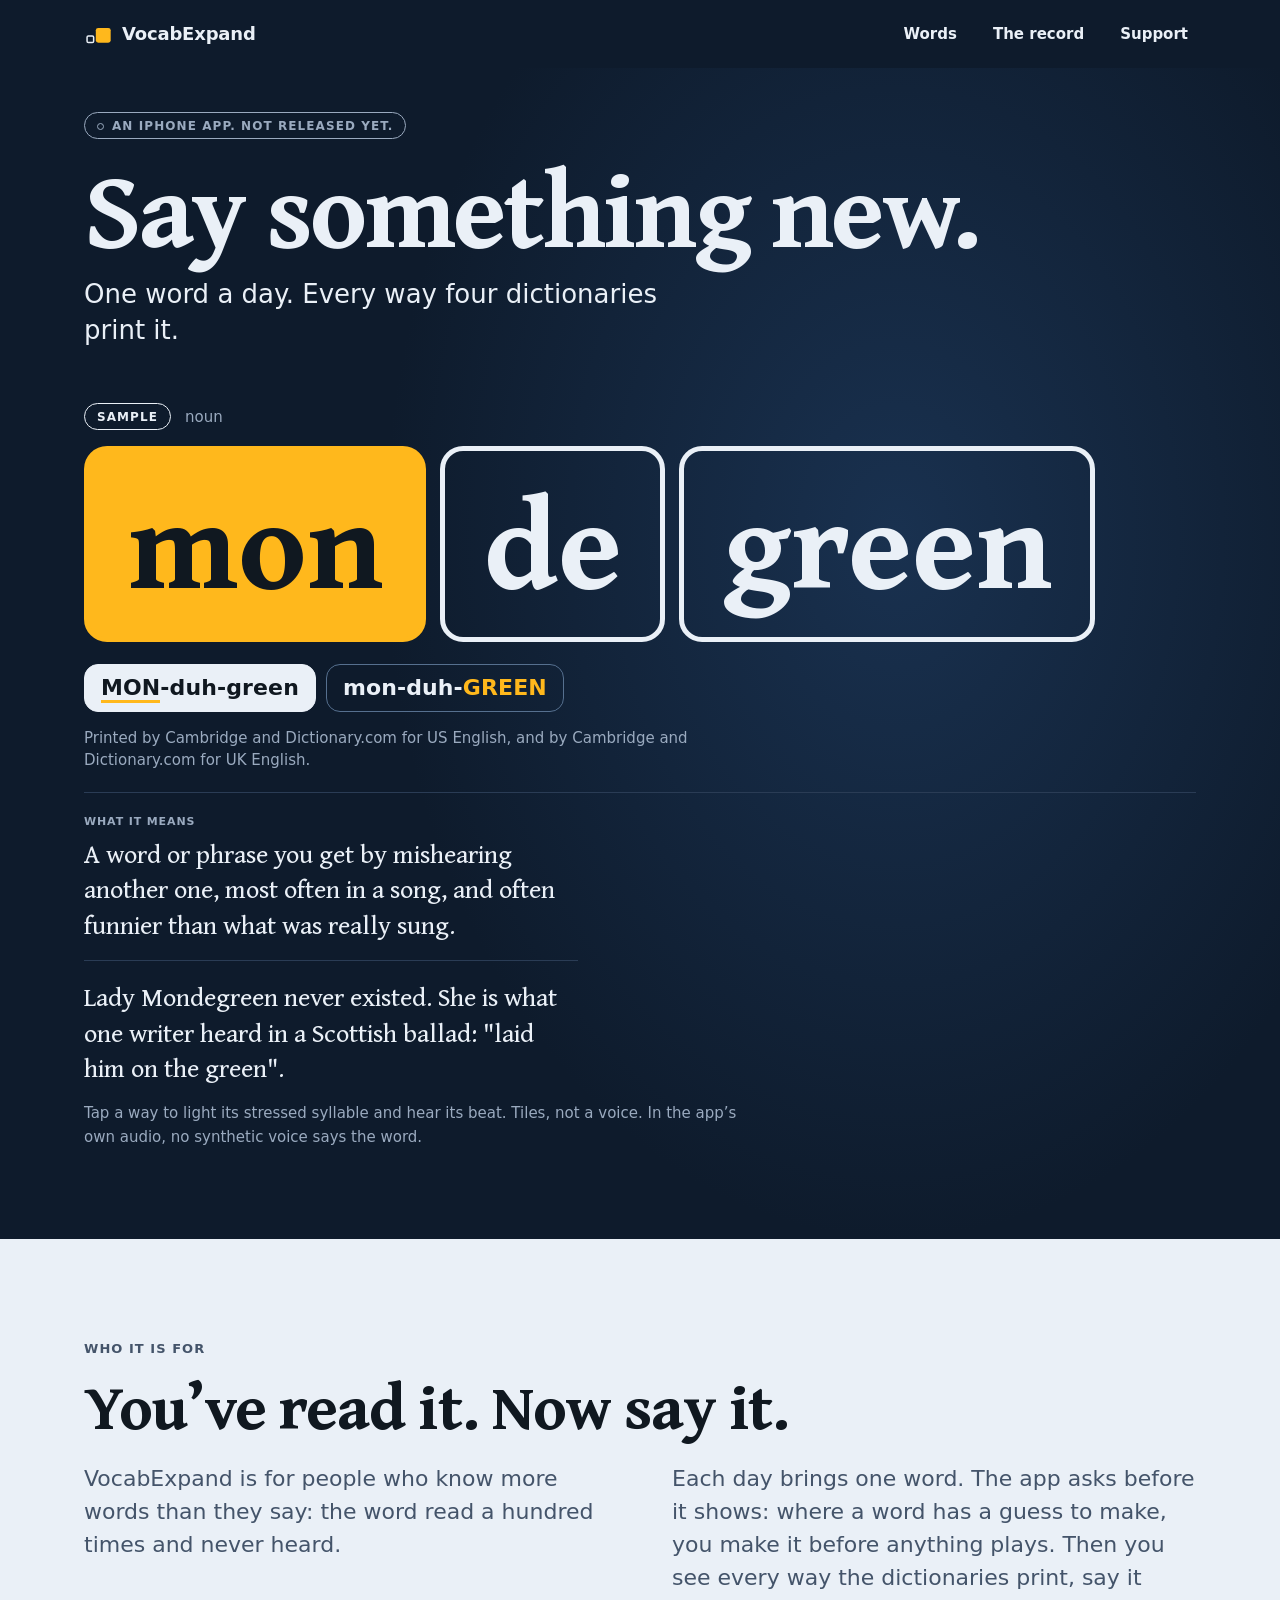
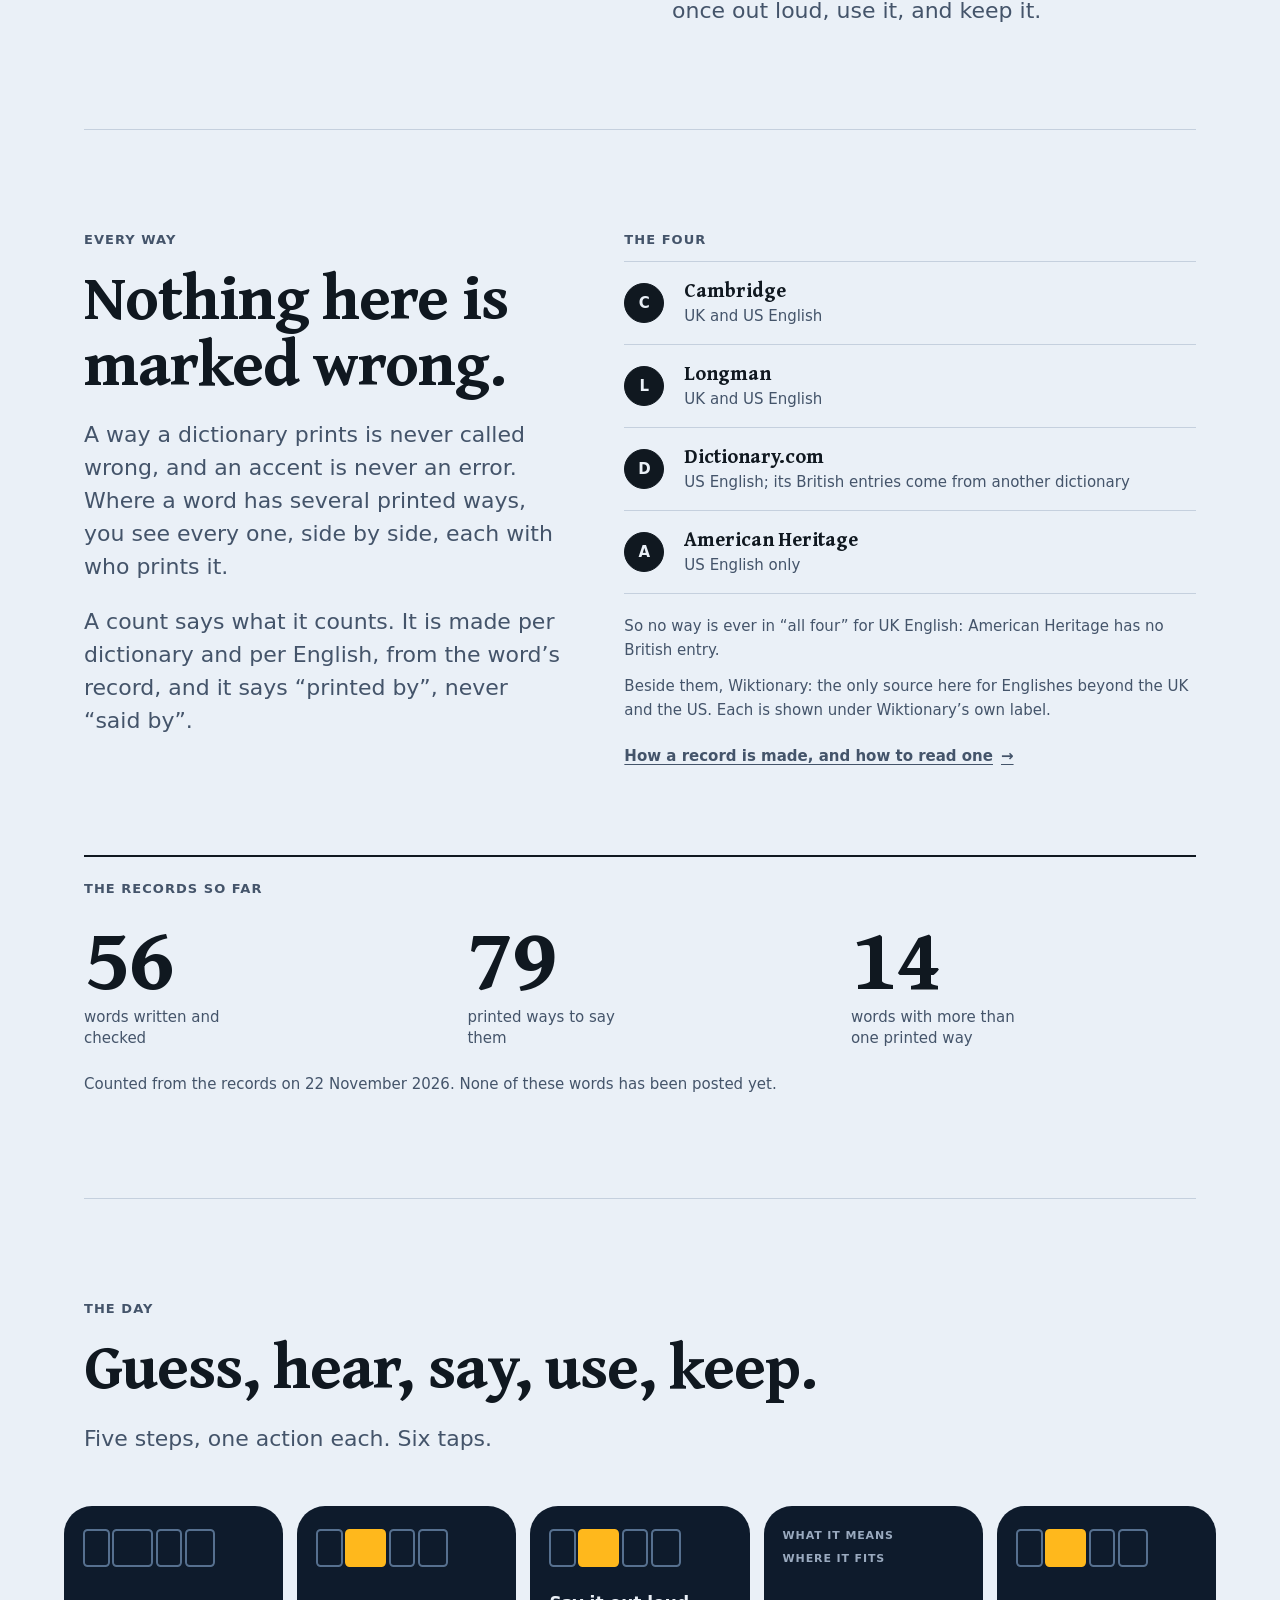
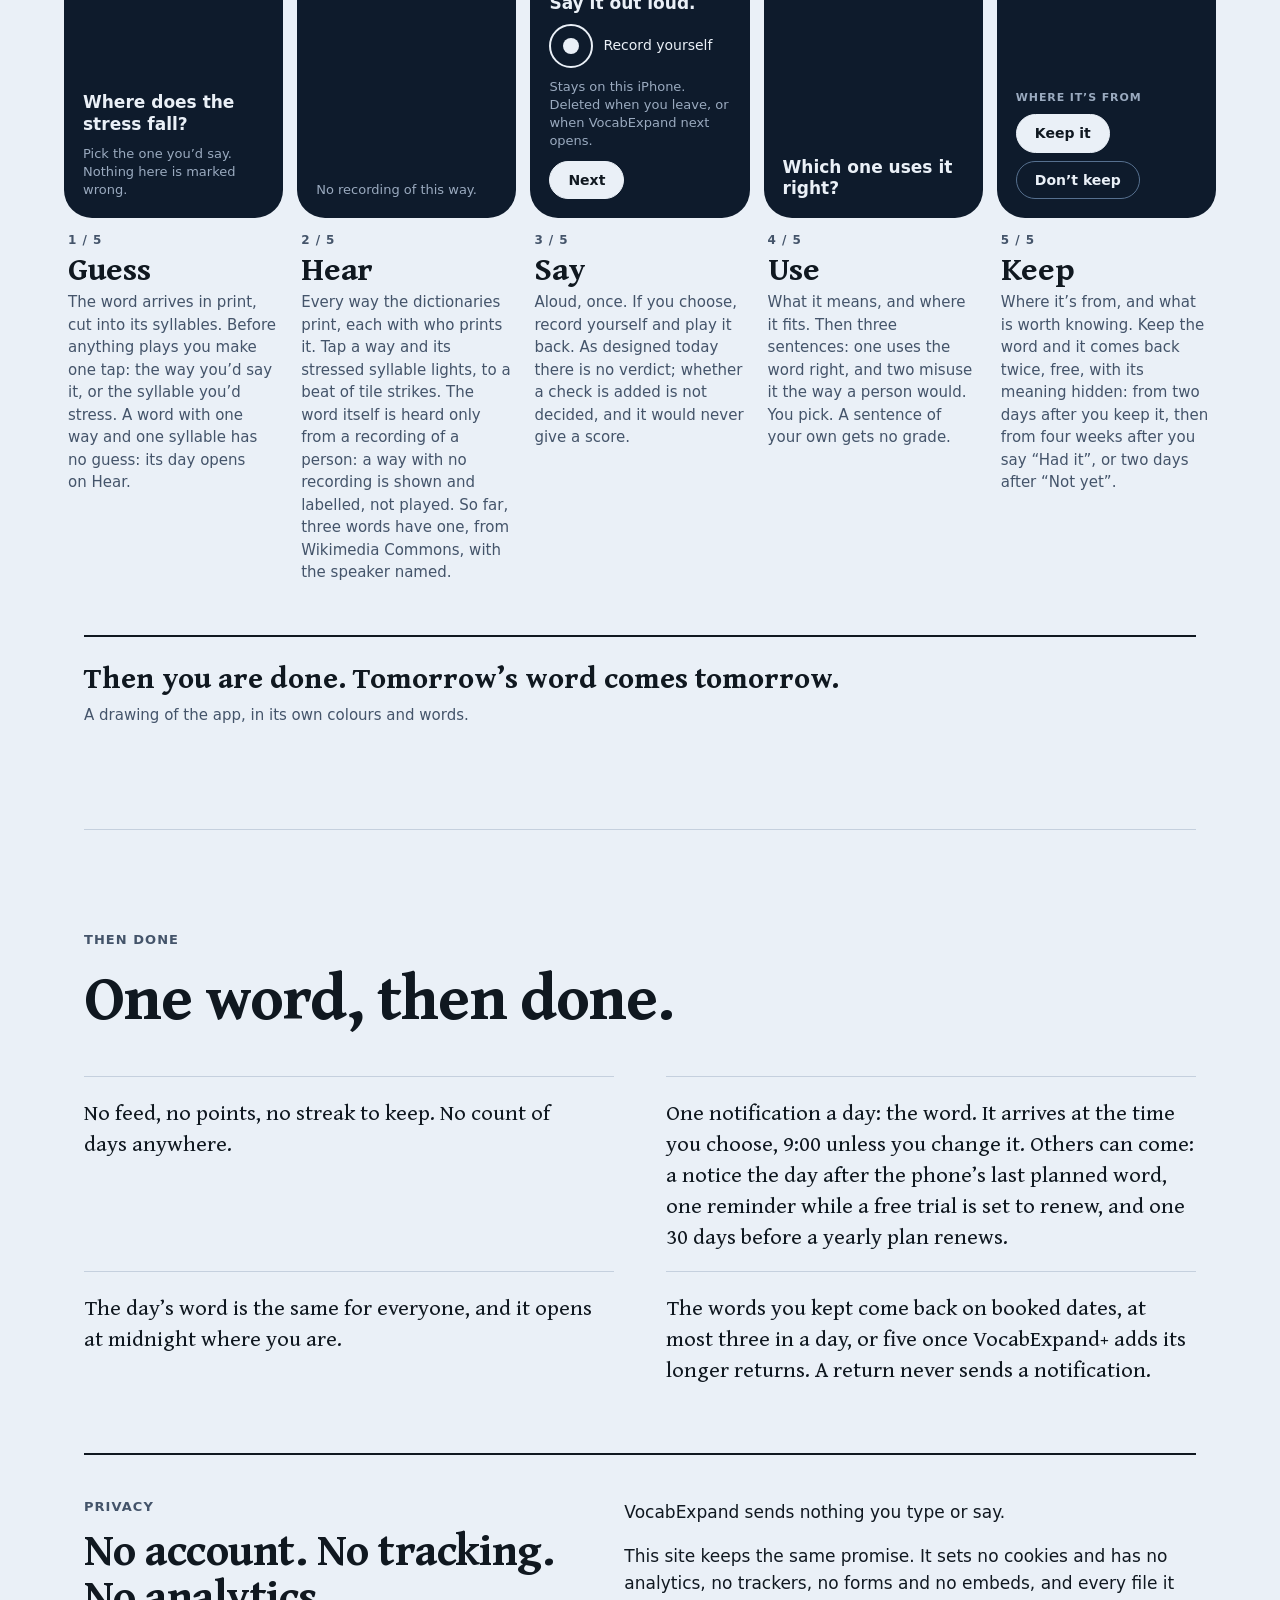
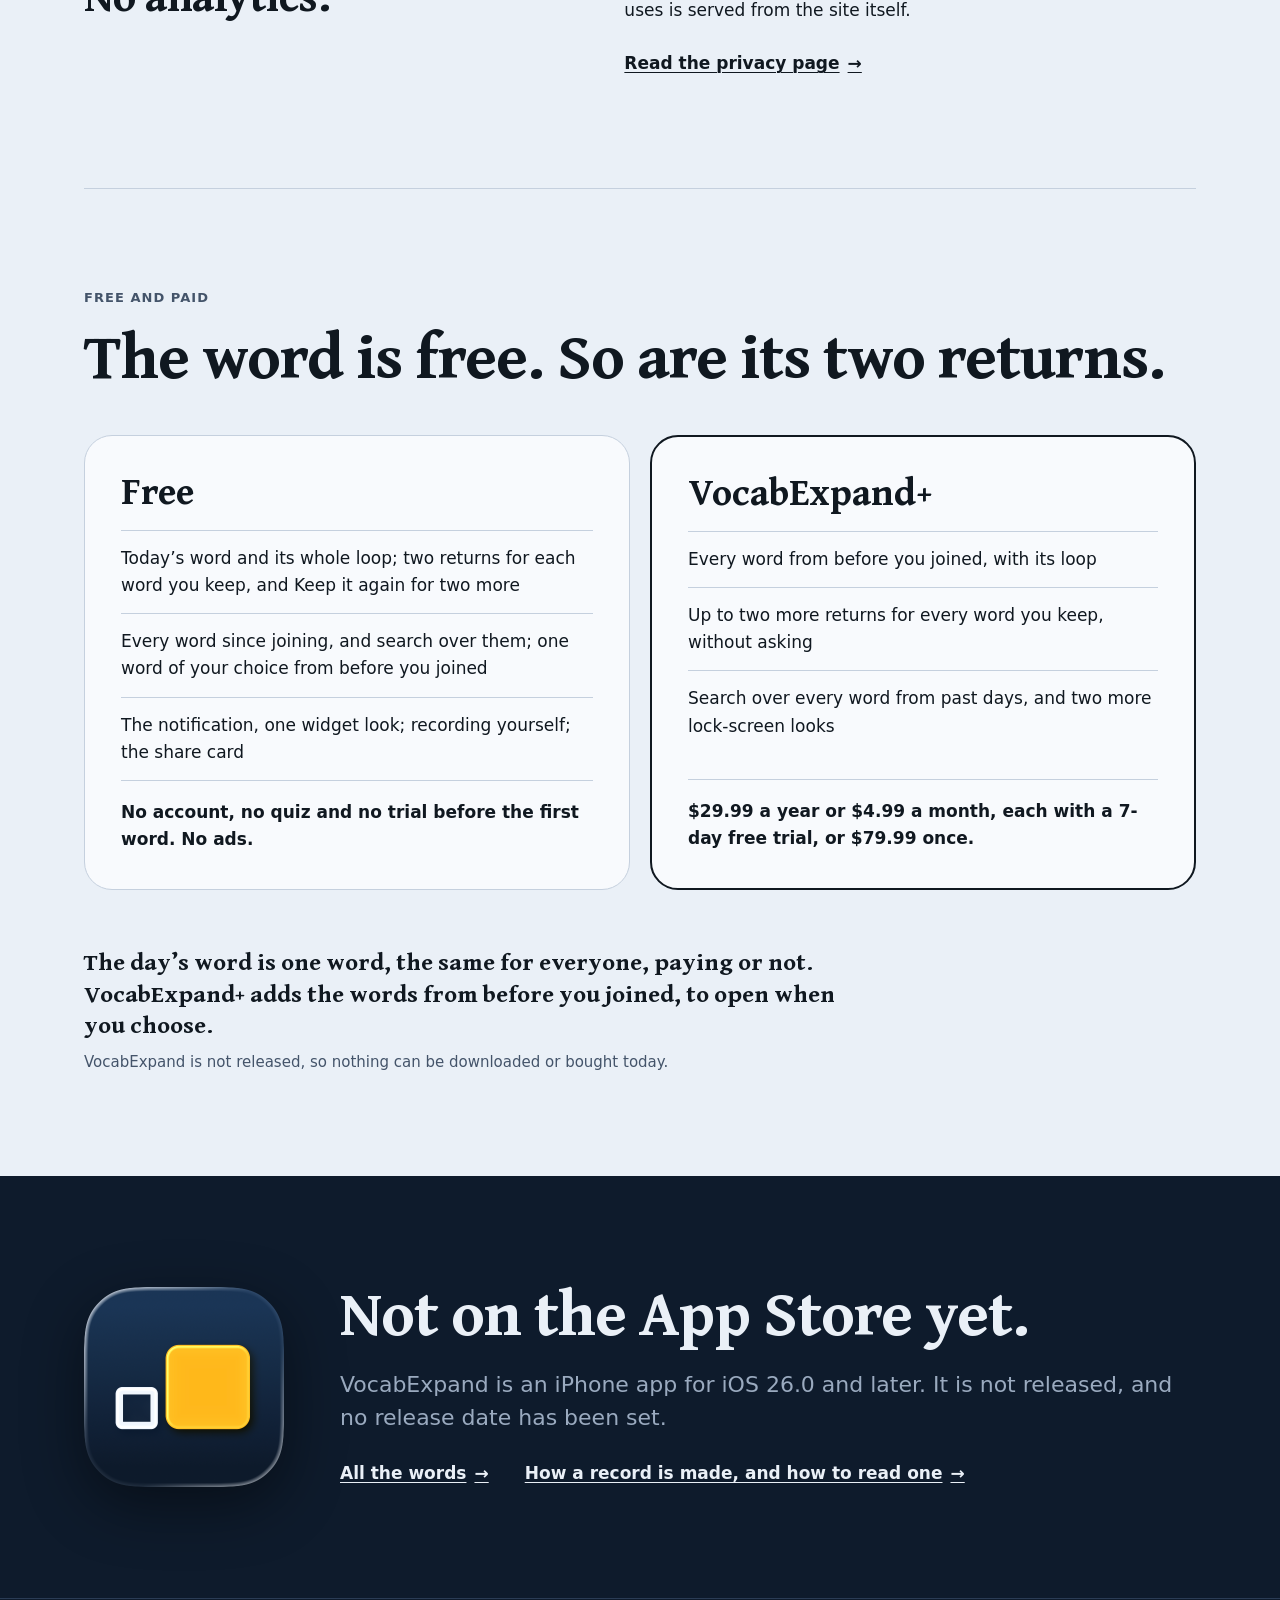
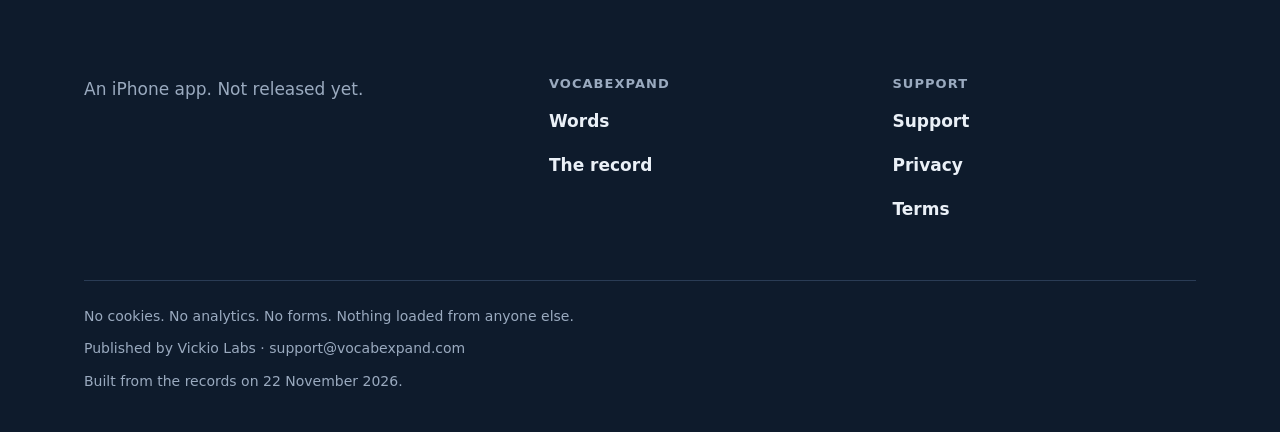
<file: index.html>
<!doctype html>
<html lang="en">
<head>
<meta charset="utf-8">
<meta name="viewport" content="width=device-width, initial-scale=1">
<title>VocabExpand: one word a day, and every way the dictionaries print it</title>
<meta name="description" content="An iPhone app, not released yet. One word a day, with every way four dictionaries print its pronunciation, for US and UK English.">
<meta name="theme-color" content="#0E1B2C">
<meta name="color-scheme" content="light dark">
<meta property="og:title" content="VocabExpand: one word a day, and every way the dictionaries print it">
<meta property="og:description" content="An iPhone app, not released yet. One word a day, with every way four dictionaries print its pronunciation, for US and UK English.">
<link rel="icon" href="assets/icon.svg" type="image/svg+xml">
<link rel="apple-touch-icon" href="assets/touch-icon.png">
<link rel="stylesheet" href="assets/site.css">
<script>document.documentElement.className='js'</script>
<script src="assets/site.js" defer></script>
</head>
<body>
<a class="skip" href="#main">Skip to the page</a>
<header class="top stage"><div class="wrap"><a class="brand" href="index.html"><svg viewBox="0 0 64 64" aria-hidden="true"><rect x="7" y="36.5" width="15" height="15" rx="3" fill="none" stroke="currentColor" stroke-width="3.4"/><rect x="27" y="18" width="34" height="34" rx="5.6" fill="#FFB81C"/></svg><span>VocabExpand</span></a><nav class="nav" aria-label="Site"><a href="words/index.html">Words</a><a href="record.html">The record</a><a href="support.html">Support</a></nav></div></header>
<main id="main"><section class="hero stage"><div class="wrap"><div class="hero-say"><p class="chip dot">An iPhone app. Not released yet.</p><h1 class="h1">Say something new.</h1><p class="lede">One word a day. Every way four dictionaries print it.</p></div><div class="perform has-lit"><p class="perf-top"><span class="chip">Sample</span><span class="pos">noun</span></p><p class="fit" style="--u:8.54;--n:3"><span class="vh">mondegreen</span><span class="tiles" id="hero-tiles" aria-hidden="true"><span class="tile is-lit" style="--i:0;--t:0ms;--lit-t:0ms">mon</span><span class="tile is-quiet" style="--i:1;--t:230ms;--lit-t:0ms">de</span><span class="tile is-quiet" style="--i:2;--t:400ms;--lit-t:0ms">green</span></span></p><ul class="hero-ways"><li class="hway is-on" data-way data-say="MON-duh-green" data-stress="1" data-tiles="#hero-tiles" data-out="#hero-printed" data-printed="Printed by Cambridge and Dictionary.com for US English, and by Cambridge and Dictionary.com for UK English." data-hint="hero-hint"><span class="say"><span class="syl st">MON</span>-<span class="syl">duh</span>-<span class="syl">green</span></span></li><li class="hway" data-way data-say="mon-duh-GREEN" data-stress="3" data-tiles="#hero-tiles" data-out="#hero-printed" data-printed="Printed by American Heritage for US English, and by none of the four for UK English." data-hint="hero-hint"><span class="say"><span class="syl">mon</span>-<span class="syl">duh</span>-<span class="syl st">GREEN</span></span></li></ul><p class="printed js-only" id="hero-printed" aria-live="polite">Printed by Cambridge and Dictionary.com for US English, and by Cambridge and Dictionary.com for UK English.</p><div class="perf-foot"><div class="perf-text"><p class="means-h">What it means</p><p class="means">A word or phrase you get by mishearing another one, most often in a song, and often funnier than what was really sung.</p><p class="hook">Lady Mondegreen never existed. She is what one writer heard in a Scottish ballad: &quot;laid him on the green&quot;.</p></div></div><p class="note js-only" id="hero-hint">Tap a way to light its stressed syllable and hear its beat. Tiles, not a voice. In the app’s own audio, no synthetic voice says the word.</p></div></div></section><section class="band"><div class="wrap split solo"><div><p class="kicker">Who it is for</p><h2 class="h2"><span class="nb">You’ve read it.</span> <span class="nb">Now say it.</span></h2><div class="prose lede"><p>VocabExpand is for people who know more words than they say: the word read a hundred times and never heard.</p><p>Each day brings one word. The app asks before it shows: where a word has a guess to make, you make it before anything plays. Then you see every way the dictionaries print, say it once out loud, use it, and keep it.</p></div></div></div></section><section class="band every"><div class="wrap"><div class="split"><div><p class="kicker">Every way</p><h2 class="h2">Nothing here is marked wrong.</h2><div class="prose lede"><p>A way a dictionary prints is never called wrong, and an accent is never an error. Where a word has several printed ways, you see every one, side by side, each with who prints it.</p><p>A count says what it counts. It is made per dictionary and per English, from the word’s record, and it says “printed by”, never “said by”.</p></div></div><div class="reveal"><h3 class="kicker">The four</h3><ul class="four"><li><span class="pip on" aria-hidden="true">C</span><b>Cambridge</b><span>UK and US English</span></li><li><span class="pip on" aria-hidden="true">L</span><b>Longman</b><span>UK and US English</span></li><li><span class="pip on" aria-hidden="true">D</span><b>Dictionary.com</b><span>US English; its British entries come from another dictionary</span></li><li><span class="pip on" aria-hidden="true">A</span><b>American Heritage</b><span>US English only</span></li></ul><div class="aside"><p>So no way is ever in “all four” for UK English: American Heritage has no British entry.</p><p>Beside them, Wiktionary: the only source here for Englishes beyond the UK and the US. Each is shown under Wiktionary’s own label.</p><p><a class="more" href="record.html">How a record is made, and how to read one</a></p></div></div></div><div class="nums"><h3 class="kicker">The records so far</h3><ul><li><b>56</b><span>words written and checked</span></li><li><b>79</b><span>printed ways to say them</span></li><li><b>14</b><span>words with more than one printed way</span></li></ul><p class="note">Counted from the records on 22 November 2026. None of these words has been posted yet.</p></div></div></section><section class="band" id="day"><div class="wrap daywrap"><p class="kicker">The day</p><h2 class="h2">Guess, hear, say, use, keep.</h2><p class="lede">Five steps, one action each. Six taps.</p><ol class="steps"><li class="step reveal"><div class="frame"><div class="f-top"><p class="fit" style="--u:6.2"><span class="tiles" aria-hidden="true"><span class="tile is-blank is-quiet" style="--i:0;width:0.95em"></span><span class="tile is-blank is-quiet" style="--i:1;width:1.55em"></span><span class="tile is-blank is-quiet" style="--i:2;width:0.8em"></span><span class="tile is-blank is-quiet" style="--i:3;width:1.15em"></span></span></p></div><div class="f-desk"><p class="f-q">Where does the stress fall?</p><p class="f-hint">Pick the one you’d say. Nothing here is marked wrong.</p></div></div><div class="step-cap"><p class="step-n">1 / 5</p><h3>Guess</h3><p>The word arrives in print, cut into its syllables. Before anything plays you make one tap: the way you’d say it, or the syllable you’d stress. A word with one way and one syllable has no guess: its day opens on Hear.</p></div></li><li class="step reveal"><div class="frame"><div class="f-top"><p class="fit" style="--u:6.2"><span class="tiles" aria-hidden="true"><span class="tile is-blank is-quiet" style="--i:0;width:0.95em"></span><span class="tile is-blank is-lit" style="--i:1;width:1.55em"></span><span class="tile is-blank is-quiet" style="--i:2;width:0.8em"></span><span class="tile is-blank is-quiet" style="--i:3;width:1.15em"></span></span></p></div><div class="f-desk"><p class="f-foot">No recording of this way.</p></div></div><div class="step-cap"><p class="step-n">2 / 5</p><h3>Hear</h3><p>Every way the dictionaries print, each with who prints it. Tap a way and its stressed syllable lights, to a beat of tile strikes. The word itself is heard only from a recording of a person: a way with no recording is shown and labelled, not played. So far, three words have one, from Wikimedia Commons, with the speaker named.</p></div></li><li class="step reveal"><div class="frame"><div class="f-top"><p class="fit" style="--u:6.2"><span class="tiles" aria-hidden="true"><span class="tile is-blank is-quiet" style="--i:0;width:0.95em"></span><span class="tile is-blank is-lit" style="--i:1;width:1.55em"></span><span class="tile is-blank is-quiet" style="--i:2;width:0.8em"></span><span class="tile is-blank is-quiet" style="--i:3;width:1.15em"></span></span></p></div><div class="f-desk"><p class="f-q">Say it out loud.</p><p class="f-rec"><i></i><span>Record yourself</span></p><p class="f-foot">Stays on this iPhone. Deleted when you leave, or when VocabExpand next opens.</p><p class="f-btns"><span class="f-btn">Next</span></p></div></div><div class="step-cap"><p class="step-n">3 / 5</p><h3>Say</h3><p>Aloud, once. If you choose, record yourself and play it back. As designed today there is no verdict; whether a check is added is not decided, and it would never give a score.</p></div></li><li class="step reveal"><div class="frame"><div class="f-top"><p class="f-label">What it means</p><p class="f-label">Where it fits</p></div><div class="f-desk"><p class="f-q">Which one uses it right?</p></div></div><div class="step-cap"><p class="step-n">4 / 5</p><h3>Use</h3><p>What it means, and where it fits. Then three sentences: one uses the word right, and two misuse it the way a person would. You pick. A sentence of your own gets no grade.</p></div></li><li class="step reveal"><div class="frame"><div class="f-top"><p class="fit" style="--u:6.2"><span class="tiles" aria-hidden="true"><span class="tile is-blank is-quiet" style="--i:0;width:0.95em"></span><span class="tile is-blank is-lit" style="--i:1;width:1.55em"></span><span class="tile is-blank is-quiet" style="--i:2;width:0.8em"></span><span class="tile is-blank is-quiet" style="--i:3;width:1.15em"></span></span></p></div><div class="f-desk"><p class="f-label">Where it’s from</p><p class="f-btns"><span class="f-btn">Keep it</span><span class="f-btn two">Don’t keep</span></p></div></div><div class="step-cap"><p class="step-n">5 / 5</p><h3>Keep</h3><p>Where it’s from, and what is worth knowing. Keep the word and it comes back twice, free, with its meaning hidden: from two days after you keep it, then from four weeks after you say “Had it”, or two days after “Not yet”.</p></div></li></ol><div class="day-foot"><p class="end">Then you are done. Tomorrow’s word comes tomorrow.</p><p class="note">A drawing of the app, in its own colours and words.</p></div></div></section><section class="band"><div class="wrap"><div class="calm-head"><div><p class="kicker">Then done</p><h2 class="h2">One word, then done.</h2></div></div><div class="calm-grid"><p>No feed, no points, no streak to keep. No count of days anywhere.</p><p>One notification a day: the word. It arrives at the time you choose, 9:00 unless you change it. Others can come: a notice the day after the phone’s last planned word, one reminder while a free trial is set to renew, and one 30 days before a yearly plan renews.</p><p>The day’s word is the same for everyone, and it opens at midnight where you are.</p><p>The words you kept come back on booked dates, at most three in a day, or five once VocabExpand+ adds its longer returns. A return never sends a notification.</p></div><div class="privrow split"><div><p class="kicker">Privacy</p><h3 class="h3big"><span class="nb">No account.</span> <span class="nb">No tracking.</span> <span class="nb">No analytics.</span></h3></div><div class="prose"><p>VocabExpand sends nothing you type or say.</p><p>This site keeps the same promise. It sets no cookies and has no analytics, no trackers, no forms and no embeds, and every file it uses is served from the site itself.</p><p><a class="more" href="privacy.html">Read the privacy page</a></p></div></div></div></section><section class="band" id="price"><div class="wrap"><p class="kicker">Free and paid</p><h2 class="h2"><span class="nb">The word is free.</span> So are its two returns.</h2><div class="plans"><div class="plan reveal"><h3>Free</h3><ul><li>Today’s word and its whole loop; two returns for each word you keep, and Keep it again for two more</li><li>Every word since joining, and search over them; one word of your choice from before you joined</li><li>The notification, one widget look; recording yourself; the share card</li></ul><p class="price">No account, no quiz and no trial before the first word. No ads.</p></div><div class="plan plus reveal"><h3>VocabExpand+</h3><ul><li>Every word from before you joined, with its loop</li><li>Up to two more returns for every word you keep, without asking</li><li>Search over every word from past days, and two more lock-screen looks</li></ul><p class="price">$29.99 a year or $4.99 a month, each with a 7-day free trial, or $79.99 once.</p></div></div><div class="free-notes"><p class="big">The day’s word is one word, the same for everyone, paying or not. VocabExpand+ adds the words from before you joined, to open when you choose.</p><p class="note">VocabExpand is not released, so nothing can be downloaded or bought today.</p></div></div></section><section class="band stage endcard"><div class="wrap"><img src="assets/app-icon.png" alt="" width="200" height="200"><div><h2 class="h2">Not on the App Store yet.</h2><p class="lede">VocabExpand is an iPhone app for iOS 26.0 and later. It is not released, and no release date has been set.</p><p class="end-links"><a class="more" href="words/index.html">All the words</a><a class="more" href="record.html">How a record is made, and how to read one</a></p></div></div></section></main>
<footer class="foot stage"><div class="wrap"><div class="foot-grid">
<div><p class="foot-status">An iPhone app. Not released yet.</p></div>
<nav aria-label="The words"><h2>VocabExpand</h2><ul><li><a href="words/index.html">Words</a></li><li><a href="record.html">The record</a></li></ul></nav>
<nav aria-label="Help and legal"><h2>Support</h2><ul><li><a href="support.html">Support</a></li><li><a href="privacy.html">Privacy</a></li><li><a href="terms.html">Terms</a></li></ul></nav>
</div><div class="foot-base"><p>No cookies. No analytics. No forms. Nothing loaded from anyone else.</p><p>Published by Vickio Labs &middot; support@vocabexpand.com</p><p>Built from the records on 22 November 2026.</p></div></div></footer>
</body>
</html>
</file>
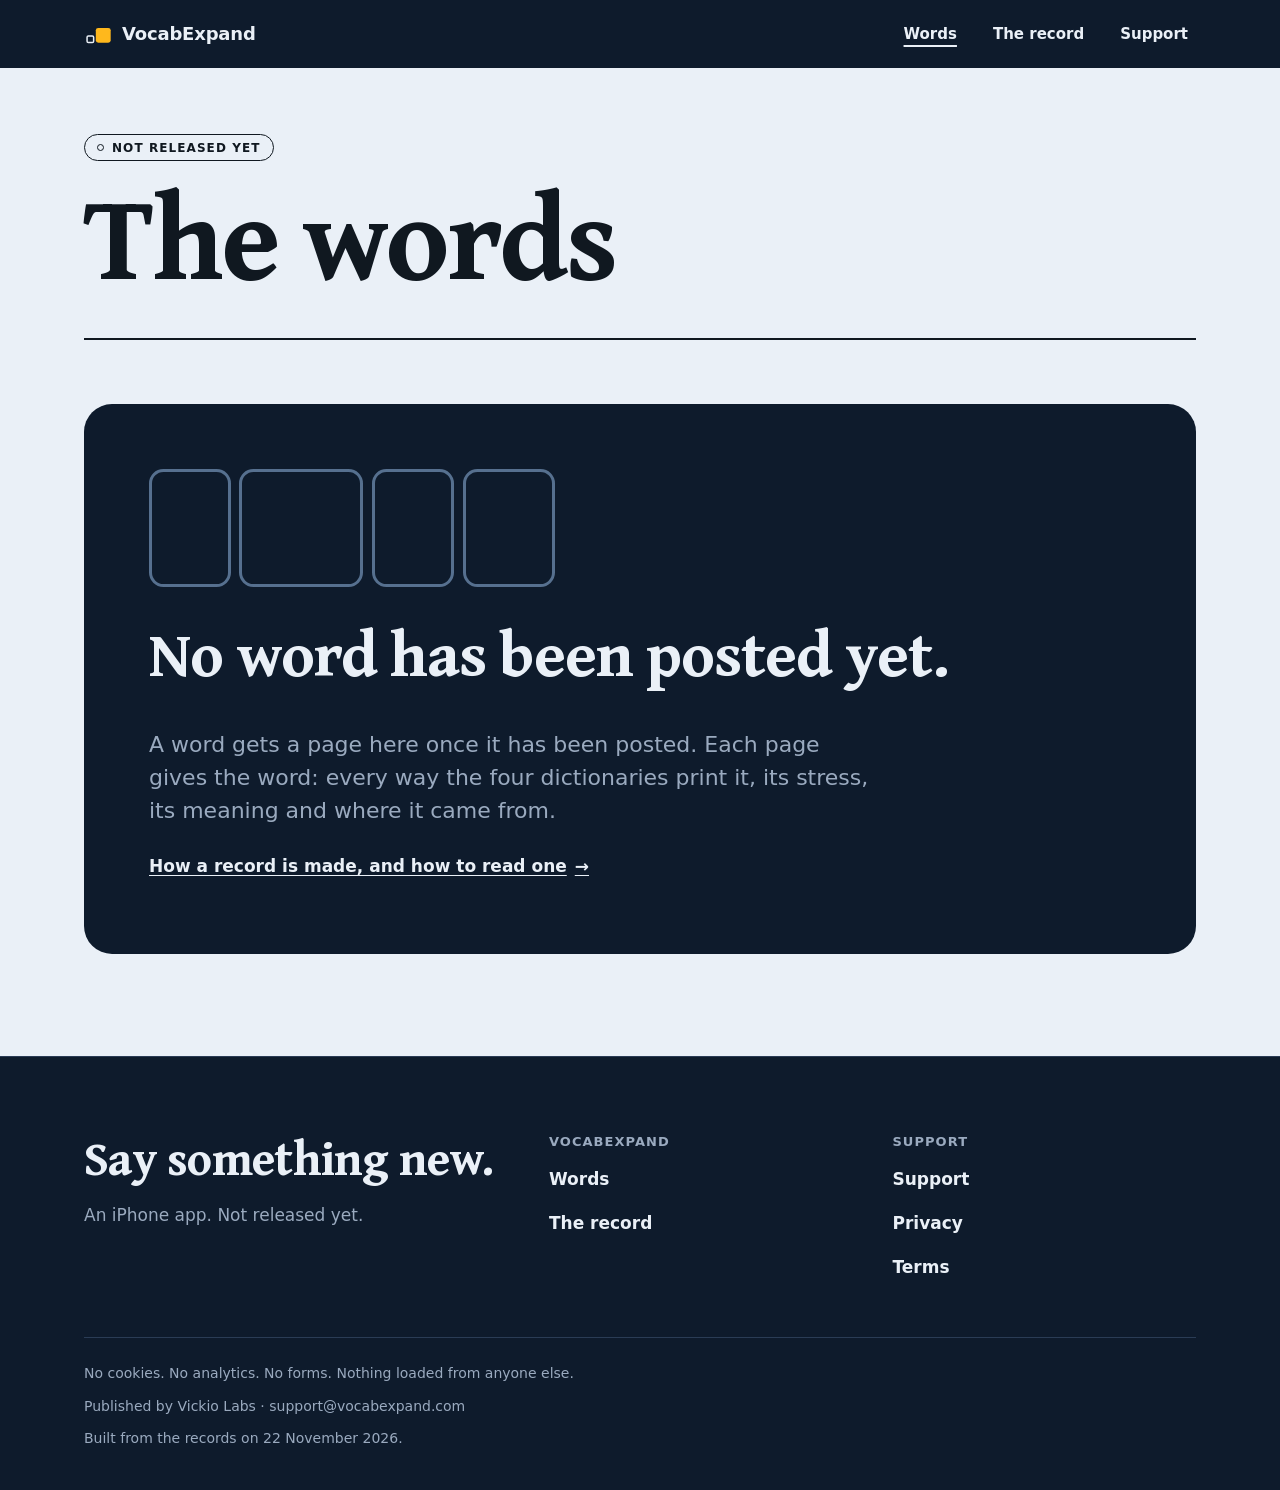
<file: words/index.html>
<!doctype html>
<html lang="en">
<head>
<meta charset="utf-8">
<meta name="viewport" content="width=device-width, initial-scale=1">
<title>Words · VocabExpand</title>
<meta name="description" content="The words VocabExpand has posted, A to Z. No word has been posted yet.">
<meta name="theme-color" content="#0E1B2C">
<meta name="color-scheme" content="light dark">
<meta property="og:title" content="Words · VocabExpand">
<meta property="og:description" content="The words VocabExpand has posted, A to Z. No word has been posted yet.">
<link rel="icon" href="../assets/icon.svg" type="image/svg+xml">
<link rel="apple-touch-icon" href="../assets/touch-icon.png">
<link rel="stylesheet" href="../assets/site.css">
<script>document.documentElement.className='js'</script>
<script src="../assets/site.js" defer></script>
</head>
<body>
<a class="skip" href="#main">Skip to the page</a>
<header class="top stage"><div class="wrap"><a class="brand" href="../index.html"><svg viewBox="0 0 64 64" aria-hidden="true"><rect x="7" y="36.5" width="15" height="15" rx="3" fill="none" stroke="currentColor" stroke-width="3.4"/><rect x="27" y="18" width="34" height="34" rx="5.6" fill="#FFB81C"/></svg><span>VocabExpand</span></a><nav class="nav" aria-label="Site"><a href="../words/index.html" aria-current="page">Words</a><a href="../record.html">The record</a><a href="../support.html">Support</a></nav></div></header>
<main id="main"><div class="wrap pagehead"><p class="chip dot">Not released yet</p><h1 class="h1">The words</h1></div><div class="wrap band"><div class="emptybox stage"><p class="fit" style="--u:6.2"><span class="tiles" aria-hidden="true"><span class="tile is-blank is-quiet" style="--i:0;width:0.95em"></span><span class="tile is-blank is-quiet" style="--i:1;width:1.55em"></span><span class="tile is-blank is-quiet" style="--i:2;width:0.8em"></span><span class="tile is-blank is-quiet" style="--i:3;width:1.15em"></span></span></p><h2 class="h2">No word has been posted yet.</h2><p class="lede">A word gets a page here once it has been posted. Each page gives the word: every way the four dictionaries print it, its stress, its meaning and where it came from.</p><p><a class="more" href="../record.html">How a record is made, and how to read one</a></p></div></div></main>
<footer class="foot stage"><div class="wrap"><div class="foot-grid">
<div><p class="foot-line">Say something new.</p><p class="foot-status">An iPhone app. Not released yet.</p></div>
<nav aria-label="The words"><h2>VocabExpand</h2><ul><li><a href="../words/index.html">Words</a></li><li><a href="../record.html">The record</a></li></ul></nav>
<nav aria-label="Help and legal"><h2>Support</h2><ul><li><a href="../support.html">Support</a></li><li><a href="../privacy.html">Privacy</a></li><li><a href="../terms.html">Terms</a></li></ul></nav>
</div><div class="foot-base"><p>No cookies. No analytics. No forms. Nothing loaded from anyone else.</p><p>Published by Vickio Labs &middot; support@vocabexpand.com</p><p>Built from the records on 22 November 2026.</p></div></div></footer>
</body>
</html>
</file>
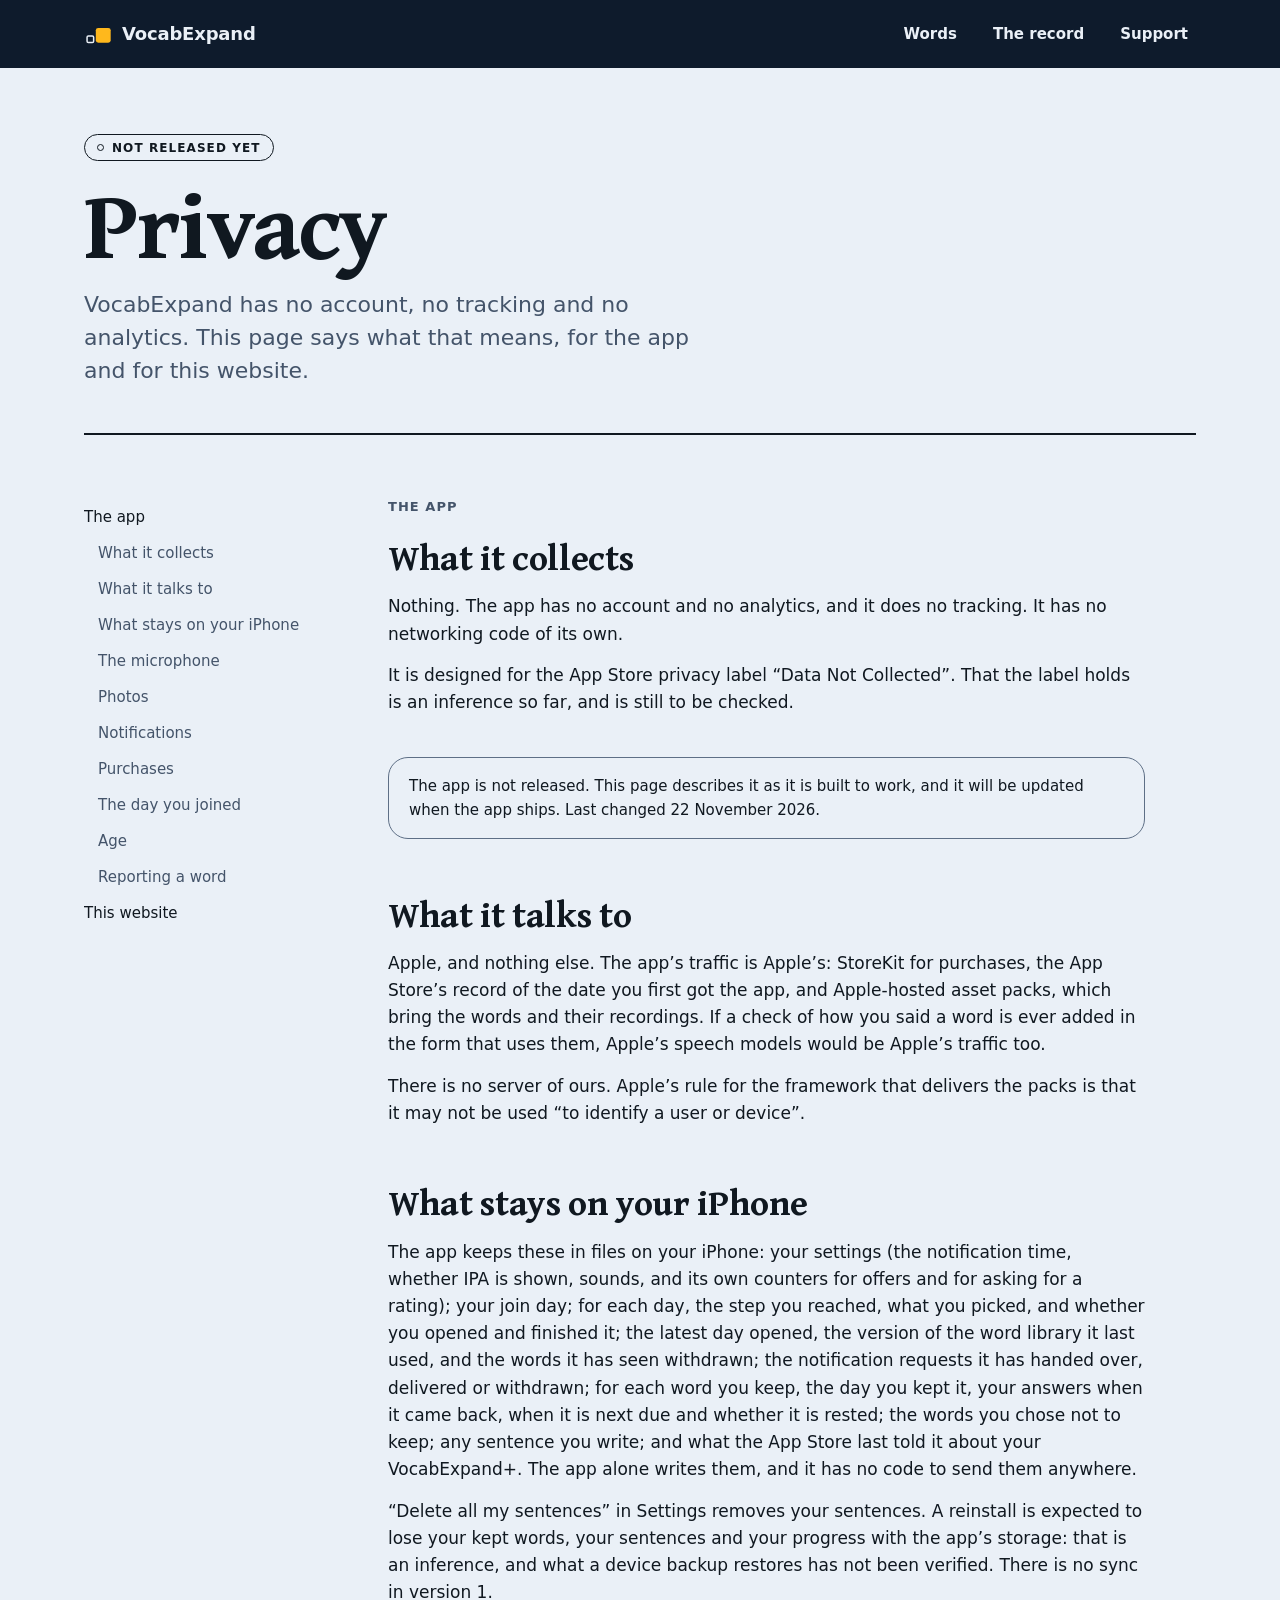
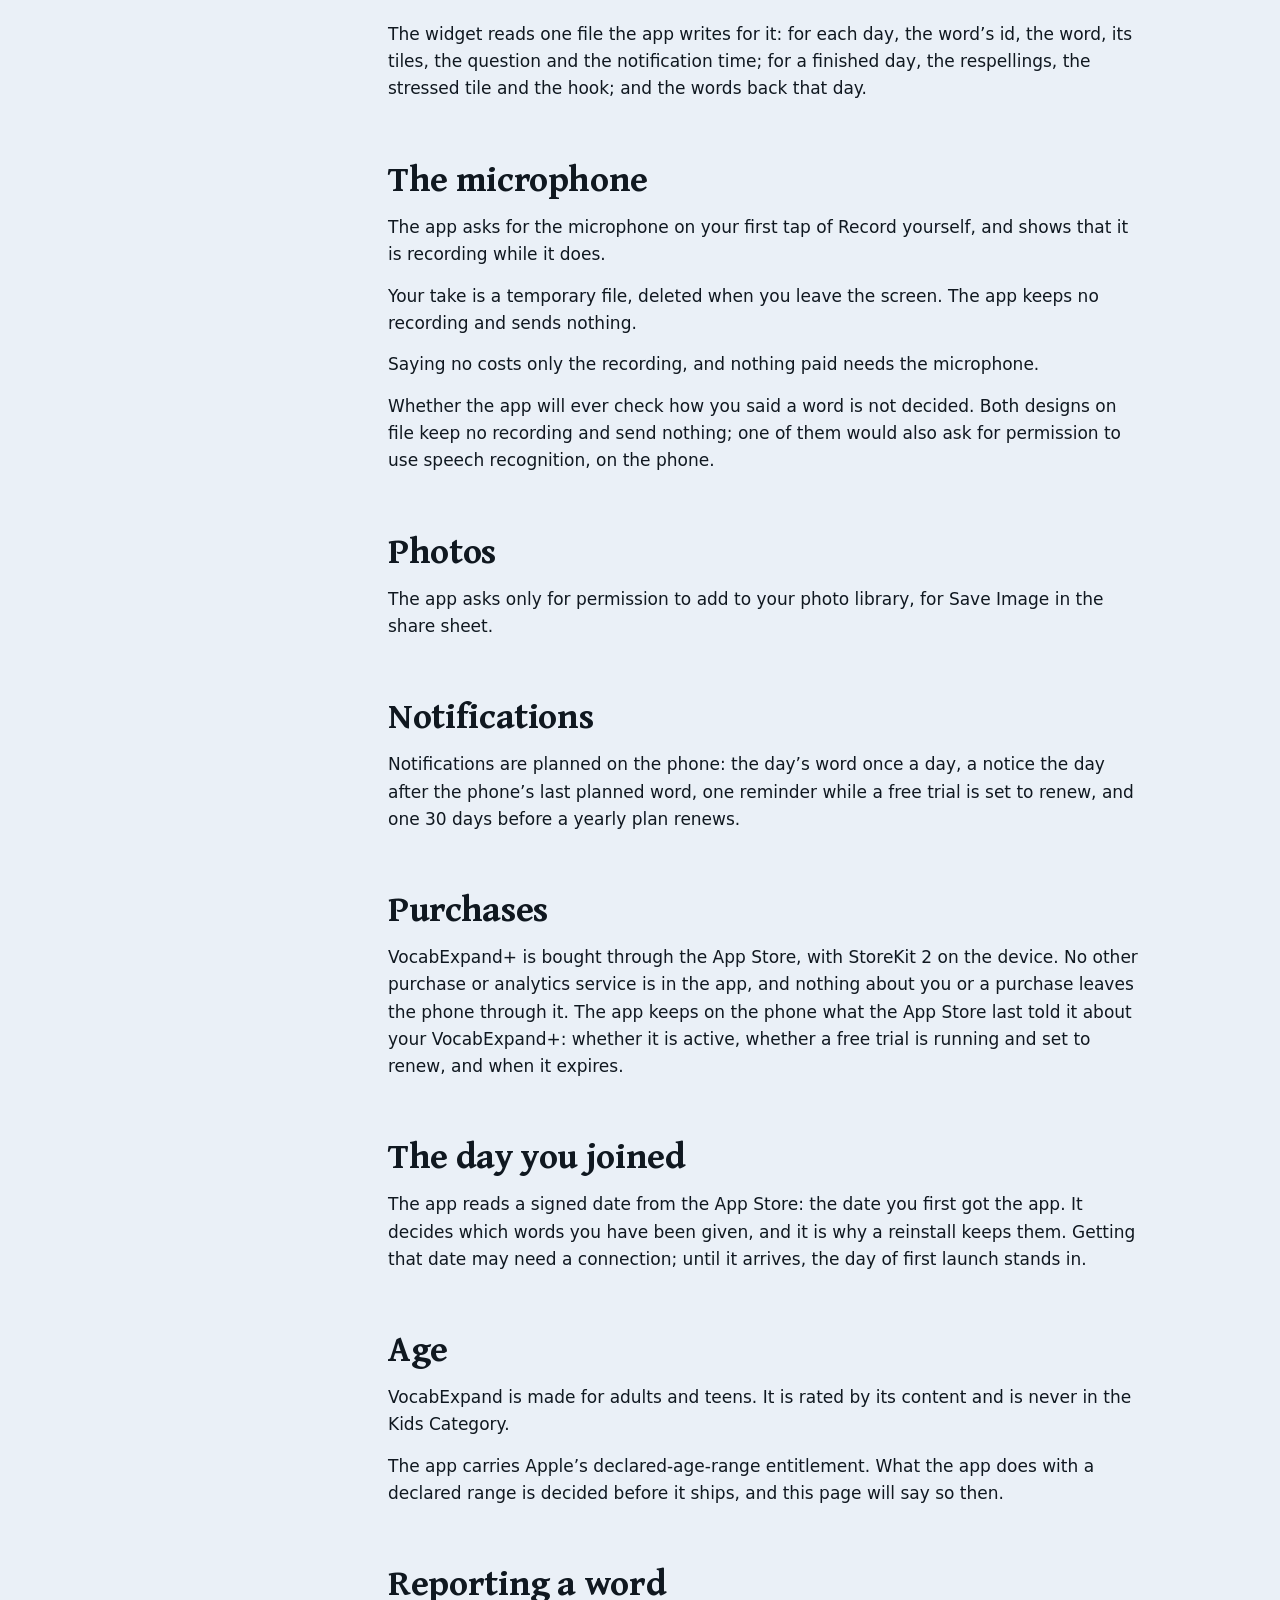
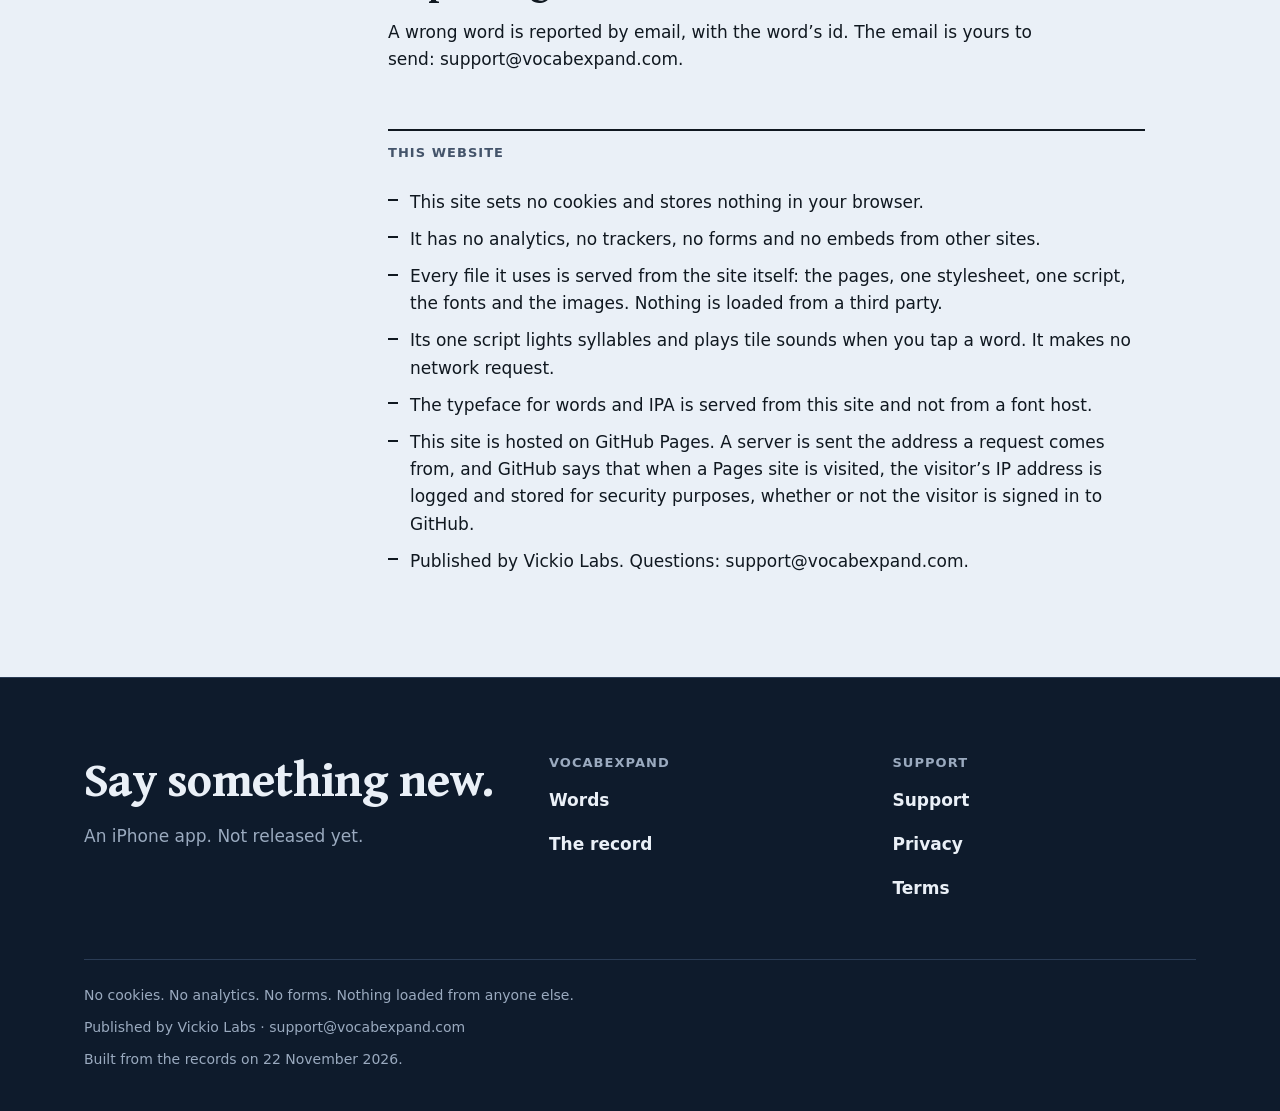
<file: privacy.html>
<!doctype html>
<html lang="en">
<head>
<meta charset="utf-8">
<meta name="viewport" content="width=device-width, initial-scale=1">
<title>Privacy · VocabExpand</title>
<meta name="description" content="VocabExpand has no account, no tracking and no analytics. What that means for the app and for this site.">
<meta name="theme-color" content="#0E1B2C">
<meta name="color-scheme" content="light dark">
<meta property="og:title" content="Privacy · VocabExpand">
<meta property="og:description" content="VocabExpand has no account, no tracking and no analytics. What that means for the app and for this site.">
<link rel="icon" href="assets/icon.svg" type="image/svg+xml">
<link rel="apple-touch-icon" href="assets/touch-icon.png">
<link rel="stylesheet" href="assets/site.css">
<script>document.documentElement.className='js'</script>
<script src="assets/site.js" defer></script>
</head>
<body>
<a class="skip" href="#main">Skip to the page</a>
<header class="top stage"><div class="wrap"><a class="brand" href="index.html"><svg viewBox="0 0 64 64" aria-hidden="true"><rect x="7" y="36.5" width="15" height="15" rx="3" fill="none" stroke="currentColor" stroke-width="3.4"/><rect x="27" y="18" width="34" height="34" rx="5.6" fill="#FFB81C"/></svg><span>VocabExpand</span></a><nav class="nav" aria-label="Site"><a href="words/index.html">Words</a><a href="record.html">The record</a><a href="support.html">Support</a></nav></div></header>
<main id="main"><div class="wrap pagehead"><p class="chip dot">Not released yet</p><h1 class="h1 doc-h1">Privacy</h1><p class="lede">VocabExpand has no account, no tracking and no analytics. This page says what that means, for the app and for this website.</p></div><div class="wrap doc"><details class="toc-m"><summary>On this page</summary><ol><li><a href="#app">The app</a></li><li><a href="#p1" class="sub">What it collects</a></li><li><a href="#p2" class="sub">What it talks to</a></li><li><a href="#p3" class="sub">What stays on your iPhone</a></li><li><a href="#p4" class="sub">The microphone</a></li><li><a href="#p5" class="sub">Photos</a></li><li><a href="#p6" class="sub">Notifications</a></li><li><a href="#p7" class="sub">Purchases</a></li><li><a href="#p8" class="sub">The day you joined</a></li><li><a href="#p9" class="sub">Age</a></li><li><a href="#p10" class="sub">Reporting a word</a></li><li><a href="#site">This website</a></li></ol></details><nav class="toc" aria-label="On this page"><ol><li><a href="#app">The app</a></li><li><a href="#p1" class="sub">What it collects</a></li><li><a href="#p2" class="sub">What it talks to</a></li><li><a href="#p3" class="sub">What stays on your iPhone</a></li><li><a href="#p4" class="sub">The microphone</a></li><li><a href="#p5" class="sub">Photos</a></li><li><a href="#p6" class="sub">Notifications</a></li><li><a href="#p7" class="sub">Purchases</a></li><li><a href="#p8" class="sub">The day you joined</a></li><li><a href="#p9" class="sub">Age</a></li><li><a href="#p10" class="sub">Reporting a word</a></li><li><a href="#site">This website</a></li></ol></nav><div class="docbody"><h2 class="part" id="app">The app</h2><section id="p1"><h2>What it collects</h2><p>Nothing. The app has no account and no analytics, and it does no tracking. It has no networking code of its own.</p><p>It is designed for the App Store privacy label “Data Not Collected”. That the label holds is an inference so far, and is still to be checked.</p></section><p class="status">The app is not released. This page describes it as it is built to work, and it will be updated when the app ships. Last changed 22 November 2026.</p><section id="p2"><h2>What it talks to</h2><p>Apple, and nothing else. The app’s traffic is Apple’s: StoreKit for purchases, the App Store’s record of the date you first got the app, and Apple-hosted asset packs, which bring the words and their recordings. If a check of how you said a word is ever added in the form that uses them, Apple’s speech models would be Apple’s traffic too.</p><p>There is no server of ours. Apple’s rule for the framework that delivers the packs is that it may not be used “to identify a user or device”.</p></section><section id="p3"><h2>What stays on your iPhone</h2><p>The app keeps these in files on your iPhone: your settings (the notification time, whether IPA is shown, sounds, and its own counters for offers and for asking for a rating); your join day; for each day, the step you reached, what you picked, and whether you opened and finished it; the latest day opened, the version of the word library it last used, and the words it has seen withdrawn; the notification requests it has handed over, delivered or withdrawn; for each word you keep, the day you kept it, your answers when it came back, when it is next due and whether it is rested; the words you chose not to keep; any sentence you write; and what the App Store last told it about your VocabExpand+. The app alone writes them, and it has no code to send them anywhere.</p><p>“Delete all my sentences” in Settings removes your sentences. A reinstall is expected to lose your kept words, your sentences and your progress with the app’s storage: that is an inference, and what a device backup restores has not been verified. There is no sync in version 1.</p><p>The widget reads one file the app writes for it: for each day, the word’s id, the word, its tiles, the question and the notification time; for a finished day, the respellings, the stressed tile and the hook; and the words back that day.</p></section><section id="p4"><h2>The microphone</h2><p>The app asks for the microphone on your first tap of Record yourself, and shows that it is recording while it does.</p><p>Your take is a temporary file, deleted when you leave the screen. The app keeps no recording and sends nothing.</p><p>Saying no costs only the recording, and nothing paid needs the microphone.</p><p>Whether the app will ever check how you said a word is not decided. Both designs on file keep no recording and send nothing; one of them would also ask for permission to use speech recognition, on the phone.</p></section><section id="p5"><h2>Photos</h2><p>The app asks only for permission to add to your photo library, for Save Image in the share sheet.</p></section><section id="p6"><h2>Notifications</h2><p>Notifications are planned on the phone: the day’s word once a day, a notice the day after the phone’s last planned word, one reminder while a free trial is set to renew, and one 30 days before a yearly plan renews.</p></section><section id="p7"><h2>Purchases</h2><p>VocabExpand+ is bought through the App Store, with StoreKit 2 on the device. No other purchase or analytics service is in the app, and nothing about you or a purchase leaves the phone through it. The app keeps on the phone what the App Store last told it about your VocabExpand+: whether it is active, whether a free trial is running and set to renew, and when it expires.</p></section><section id="p8"><h2>The day you joined</h2><p>The app reads a signed date from the App Store: the date you first got the app. It decides which words you have been given, and it is why a reinstall keeps them. Getting that date may need a connection; until it arrives, the day of first launch stands in.</p></section><section id="p9"><h2>Age</h2><p>VocabExpand is made for adults and teens. It is rated by its content and is never in the Kids Category.</p><p>The app carries Apple’s declared-age-range entitlement. What the app does with a declared range is decided before it ships, and this page will say so then.</p></section><section id="p10"><h2>Reporting a word</h2><p>A wrong word is reported by email, with the word’s id. The email is yours to send: support@vocabexpand.com.</p></section><section id="site"><h2 class="part">This website</h2><ul class="plain"><li>This site sets no cookies and stores nothing in your browser.</li><li>It has no analytics, no trackers, no forms and no embeds from other sites.</li><li>Every file it uses is served from the site itself: the pages, one stylesheet, one script, the fonts and the images. Nothing is loaded from a third party.</li><li>Its one script lights syllables and plays tile sounds when you tap a word. It makes no network request.</li><li>The typeface for words and IPA is served from this site and not from a font host.</li><li>This site is hosted on GitHub Pages. A server is sent the address a request comes from, and GitHub says that when a Pages site is visited, the visitor’s IP address is logged and stored for security purposes, whether or not the visitor is signed in to GitHub.</li><li>Published by Vickio Labs. Questions: support@vocabexpand.com.</li></ul></section></div></div></main>
<footer class="foot stage"><div class="wrap"><div class="foot-grid">
<div><p class="foot-line">Say something new.</p><p class="foot-status">An iPhone app. Not released yet.</p></div>
<nav aria-label="The words"><h2>VocabExpand</h2><ul><li><a href="words/index.html">Words</a></li><li><a href="record.html">The record</a></li></ul></nav>
<nav aria-label="Help and legal"><h2>Support</h2><ul><li><a href="support.html">Support</a></li><li><a href="privacy.html">Privacy</a></li><li><a href="terms.html">Terms</a></li></ul></nav>
</div><div class="foot-base"><p>No cookies. No analytics. No forms. Nothing loaded from anyone else.</p><p>Published by Vickio Labs &middot; support@vocabexpand.com</p><p>Built from the records on 22 November 2026.</p></div></div></footer>
</body>
</html>
</file>
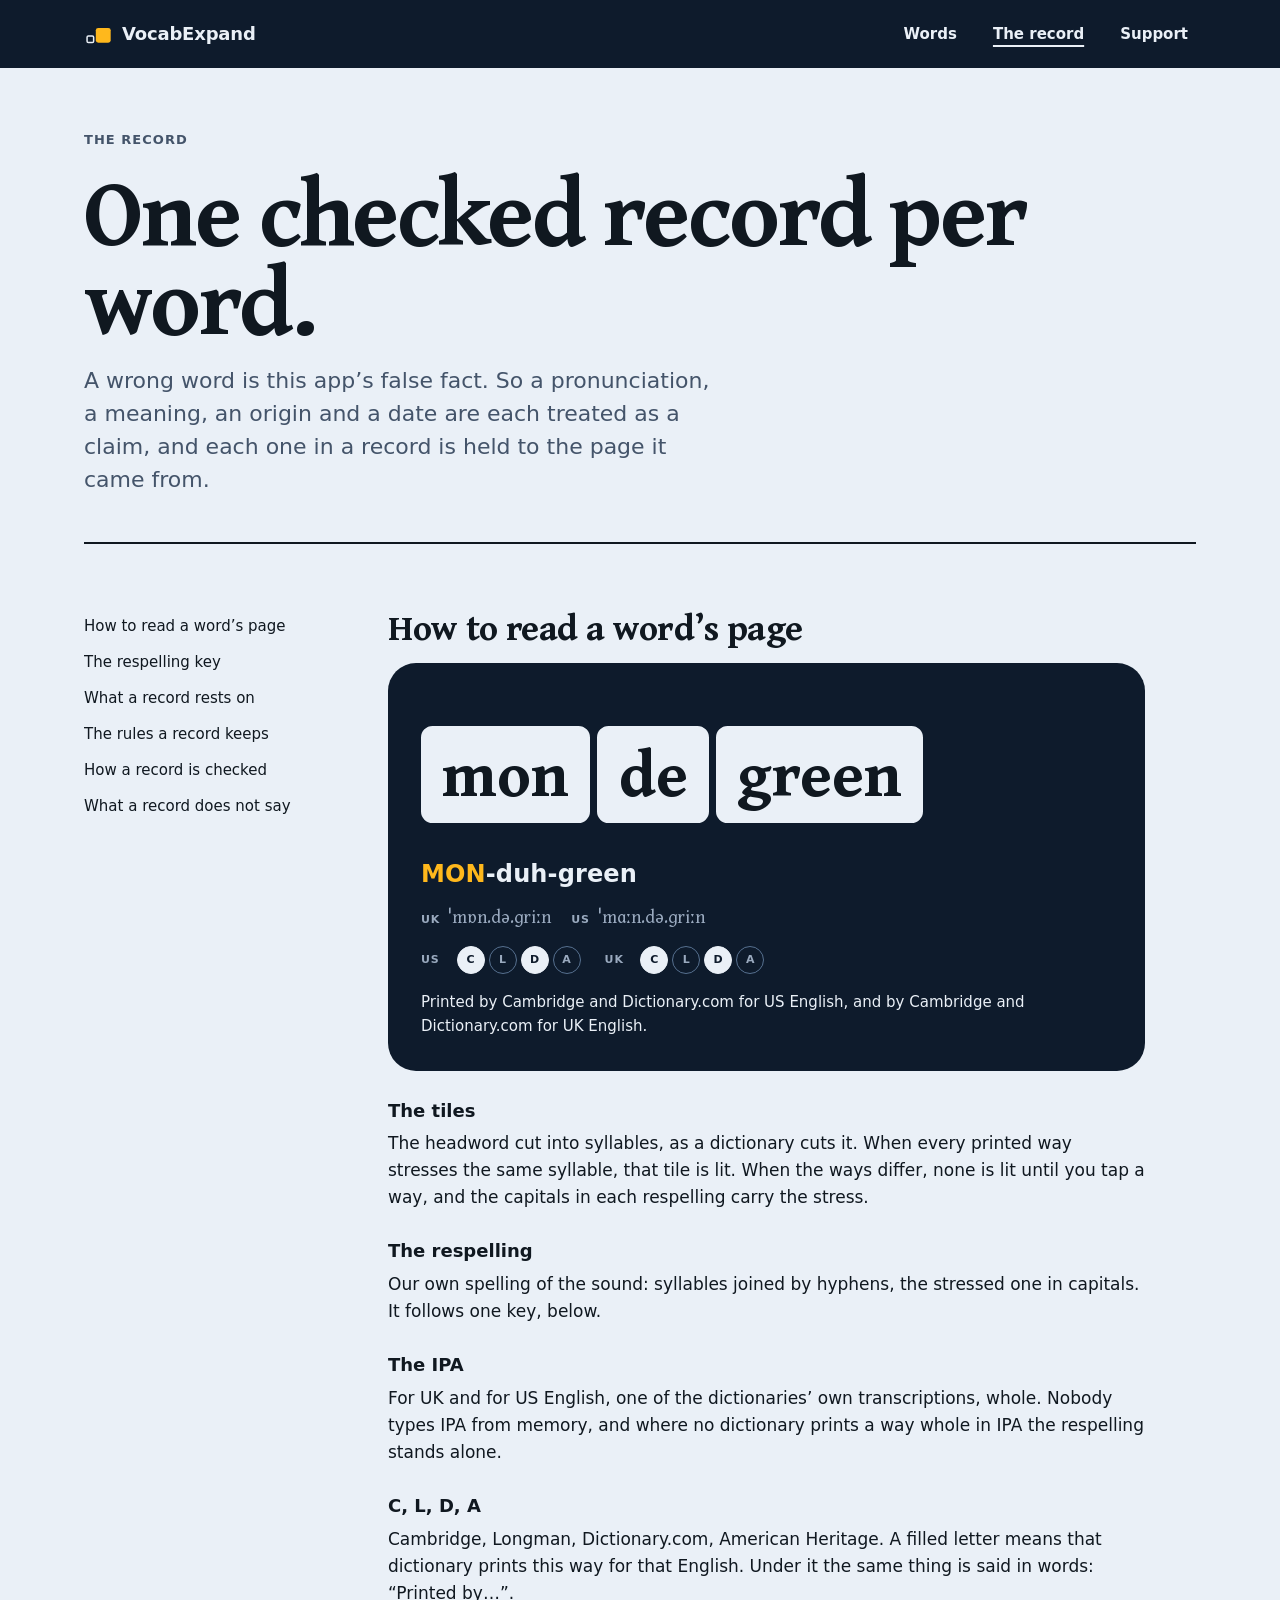
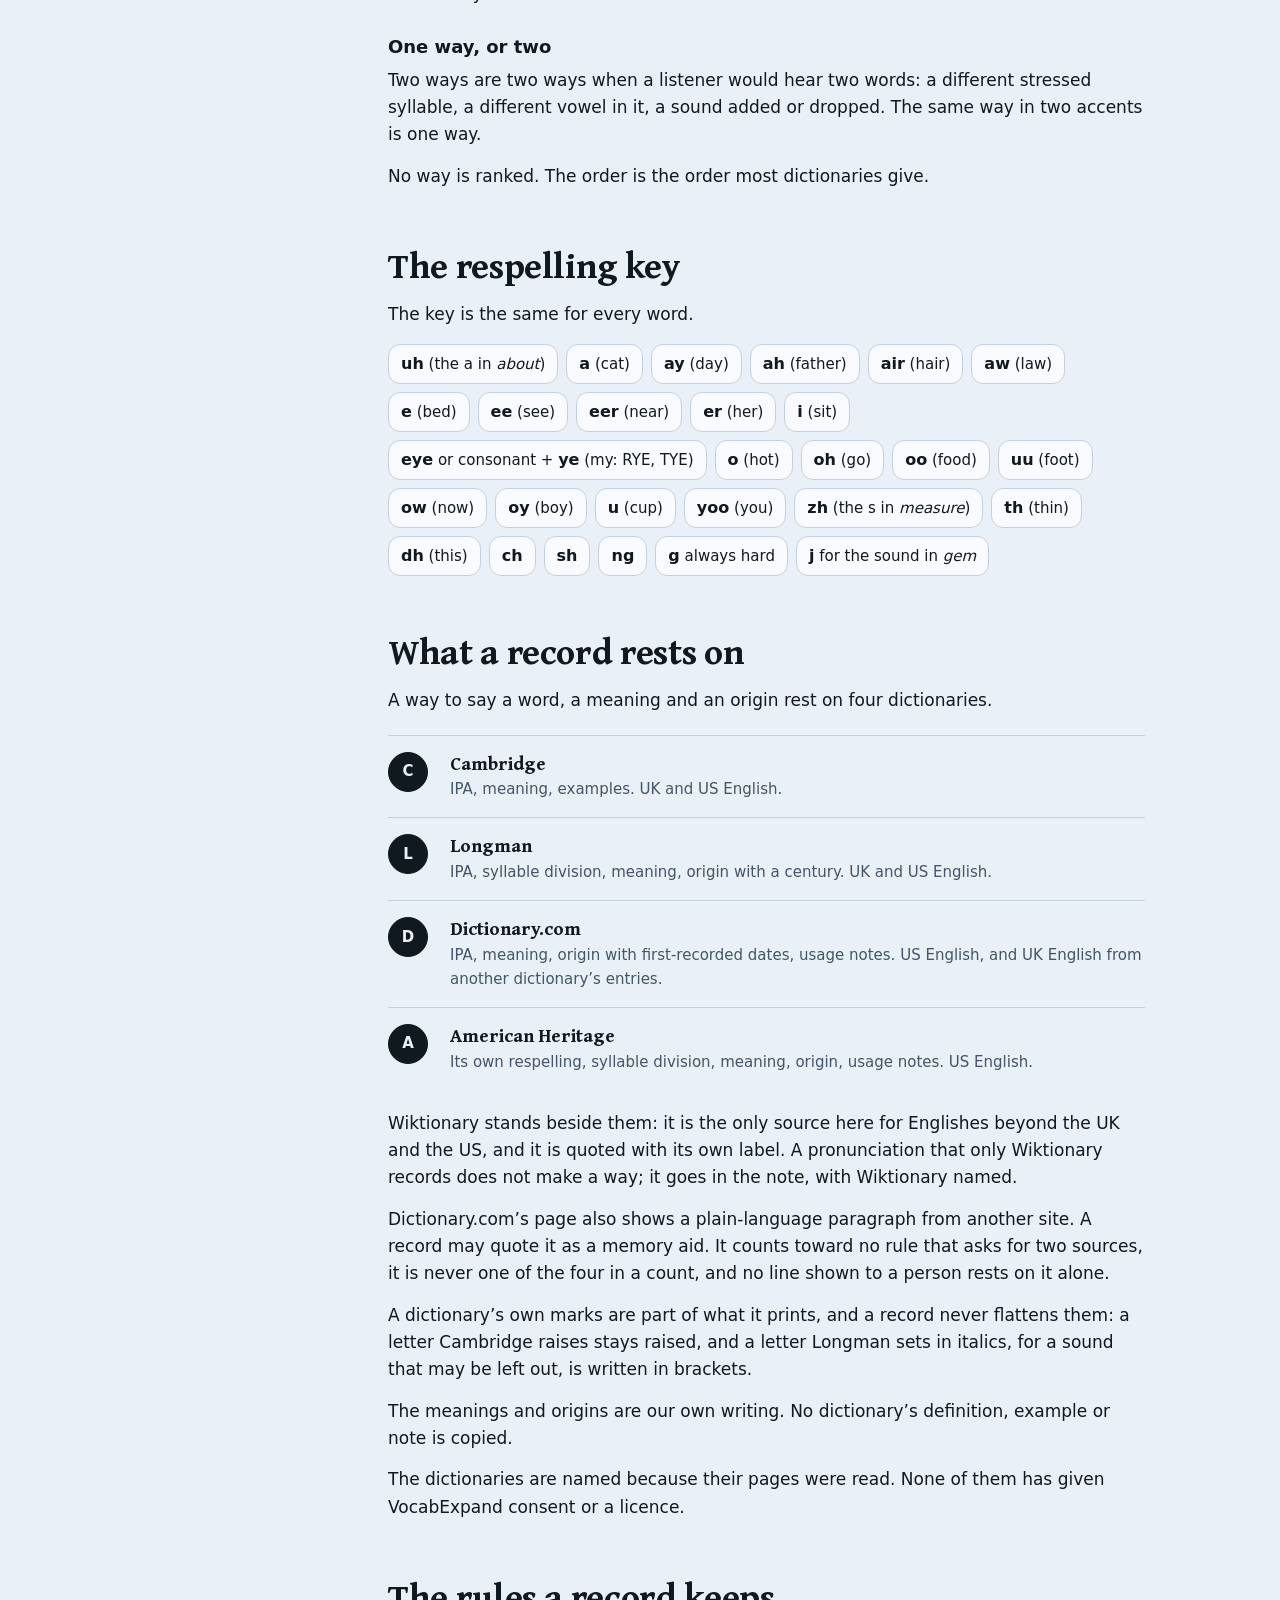
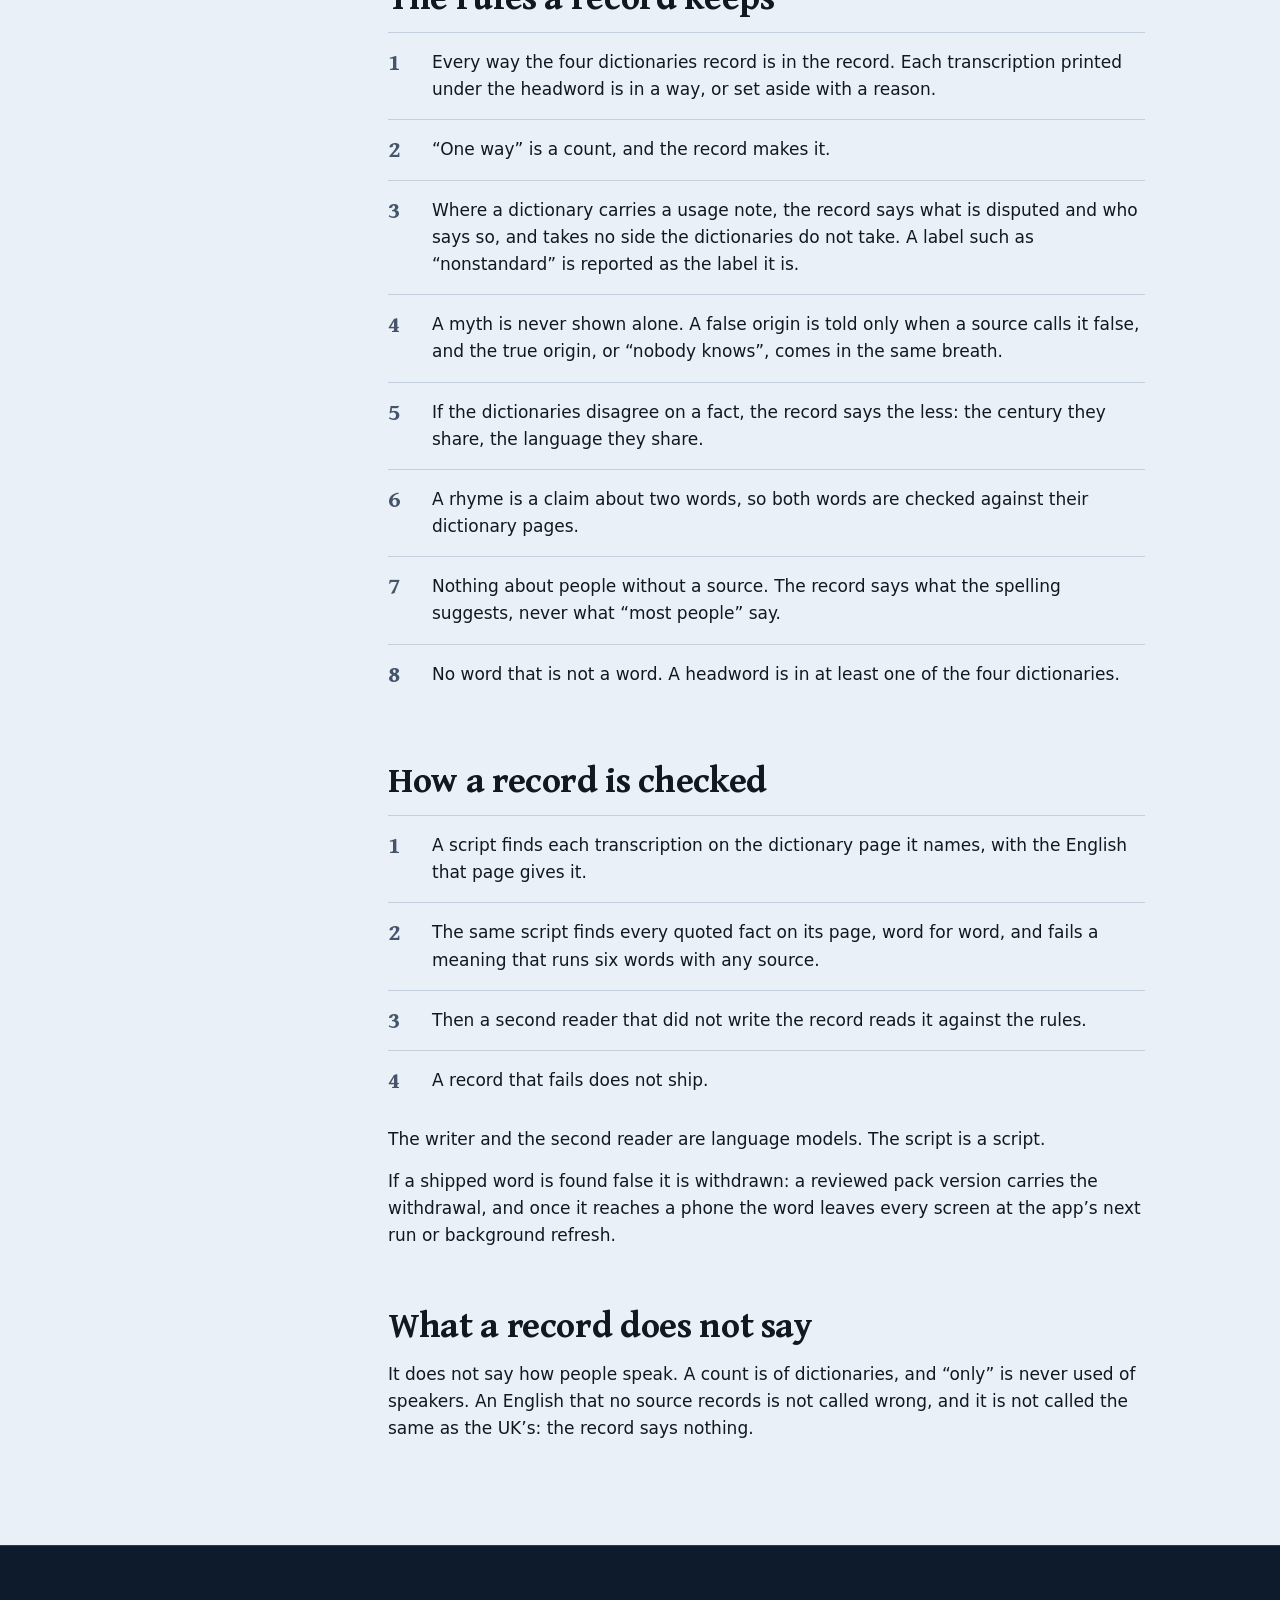
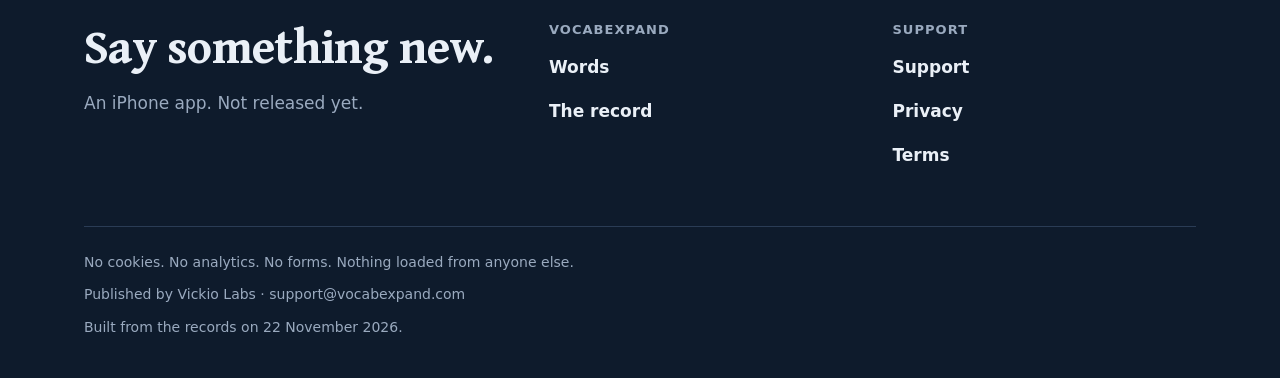
<file: record.html>
<!doctype html>
<html lang="en">
<head>
<meta charset="utf-8">
<meta name="viewport" content="width=device-width, initial-scale=1">
<title>The record: how a word is made and how to read its page · VocabExpand</title>
<meta name="description" content="One checked record per word: every way four dictionaries print it, who prints it, and the rules that keep it true.">
<meta name="theme-color" content="#0E1B2C">
<meta name="color-scheme" content="light dark">
<meta property="og:title" content="The record: how a word is made and how to read its page · VocabExpand">
<meta property="og:description" content="One checked record per word: every way four dictionaries print it, who prints it, and the rules that keep it true.">
<link rel="icon" href="assets/icon.svg" type="image/svg+xml">
<link rel="apple-touch-icon" href="assets/touch-icon.png">
<link rel="stylesheet" href="assets/site.css">
<script>document.documentElement.className='js'</script>
<script src="assets/site.js" defer></script>
</head>
<body>
<a class="skip" href="#main">Skip to the page</a>
<header class="top stage"><div class="wrap"><a class="brand" href="index.html"><svg viewBox="0 0 64 64" aria-hidden="true"><rect x="7" y="36.5" width="15" height="15" rx="3" fill="none" stroke="currentColor" stroke-width="3.4"/><rect x="27" y="18" width="34" height="34" rx="5.6" fill="#FFB81C"/></svg><span>VocabExpand</span></a><nav class="nav" aria-label="Site"><a href="words/index.html">Words</a><a href="record.html" aria-current="page">The record</a><a href="support.html">Support</a></nav></div></header>
<main id="main"><div class="wrap pagehead"><p class="kicker">The record</p><h1 class="h1 doc-h1">One checked record per word.</h1><p class="lede">A wrong word is this app’s false fact. So a pronunciation, a meaning, an origin and a date are each treated as a claim, and each one in a record is held to the page it came from.</p></div><div class="wrap doc"><details class="toc-m"><summary>On this page</summary><ol><li><a href="#read">How to read a word’s page</a></li><li><a href="#key">The respelling key</a></li><li><a href="#reads">What a record rests on</a></li><li><a href="#rules">The rules a record keeps</a></li><li><a href="#checked">How a record is checked</a></li><li><a href="#not">What a record does not say</a></li></ol></details><nav class="toc" aria-label="On this page"><ol><li><a href="#read">How to read a word’s page</a></li><li><a href="#key">The respelling key</a></li><li><a href="#reads">What a record rests on</a></li><li><a href="#rules">The rules a record keeps</a></li><li><a href="#checked">How a record is checked</a></li><li><a href="#not">What a record does not say</a></li></ol></nav><div class="docbody"><section id="read"><h2>How to read a word’s page</h2><div class="legend stage"><p></p><p><span class="tiles" aria-hidden="true"><span class="tile" style="--i:0">mon</span><span class="tile" style="--i:1">de</span><span class="tile" style="--i:2">green</span></span><span class="vh">mondegreen</span></p><p class="say"><span class="syl st">MON</span>-<span class="syl">duh</span>-<span class="syl">green</span></p><dl class="ipas"><div><dt>UK</dt><dd class="ipa" lang="en-fonipa">ˈmɒn.də.ɡriːn</dd></div><div><dt>US</dt><dd class="ipa" lang="en-fonipa">ˈmɑːn.də.ɡriːn</dd></div></dl><div class="who" aria-hidden="true"><div class="who-row"><span class="eng">US</span><span class="pips"><span class="pip on">C</span><span class="pip">L</span><span class="pip on">D</span><span class="pip">A</span></span></div><div class="who-row"><span class="eng">UK</span><span class="pips"><span class="pip on">C</span><span class="pip">L</span><span class="pip on">D</span><span class="pip">A</span></span></div></div><p class="printed">Printed by Cambridge and Dictionary.com for US English, and by Cambridge and Dictionary.com for UK English.</p></div><h3>The tiles</h3><p>The headword cut into syllables, as a dictionary cuts it. When every printed way stresses the same syllable, that tile is lit. When the ways differ, none is lit until you tap a way, and the capitals in each respelling carry the stress.</p><h3>The respelling</h3><p>Our own spelling of the sound: syllables joined by hyphens, the stressed one in capitals. It follows one key, below.</p><h3>The IPA</h3><p>For UK and for US English, one of the dictionaries’ own transcriptions, whole. Nobody types IPA from memory, and where no dictionary prints a way whole in IPA the respelling stands alone.</p><h3>C, L, D, A</h3><p>Cambridge, Longman, Dictionary.com, American Heritage. A filled letter means that dictionary prints this way for that English. Under it the same thing is said in words: “Printed by…”.</p><h3>One way, or two</h3><p>Two ways are two ways when a listener would hear two words: a different stressed syllable, a different vowel in it, a sound added or dropped. The same way in two accents is one way.</p><p>No way is ranked. The order is the order most dictionaries give.</p></section><section id="key"><h2>The respelling key</h2><p>The key is the same for every word.</p><ul class="keylist"><li><b>uh</b> (the a in <i>about</i>)</li><li><b>a</b> (cat)</li><li><b>ay</b> (day)</li><li><b>ah</b> (father)</li><li><b>air</b> (hair)</li><li><b>aw</b> (law)</li><li><b>e</b> (bed)</li><li><b>ee</b> (see)</li><li><b>eer</b> (near)</li><li><b>er</b> (her)</li><li><b>i</b> (sit)</li><li><b>eye</b> or consonant + <b>ye</b> (my: RYE, TYE)</li><li><b>o</b> (hot)</li><li><b>oh</b> (go)</li><li><b>oo</b> (food)</li><li><b>uu</b> (foot)</li><li><b>ow</b> (now)</li><li><b>oy</b> (boy)</li><li><b>u</b> (cup)</li><li><b>yoo</b> (you)</li><li><b>zh</b> (the s in <i>measure</i>)</li><li><b>th</b> (thin)</li><li><b>dh</b> (this)</li><li><b>ch</b></li><li><b>sh</b></li><li><b>ng</b></li><li><b>g</b> always hard</li><li><b>j</b> for the sound in <i>gem</i></li></ul></section><section id="reads"><h2>What a record rests on</h2><p>A way to say a word, a meaning and an origin rest on four dictionaries.</p><ul class="srcs"><li><span class="pip on" aria-hidden="true">C</span><b>Cambridge</b><span>IPA, meaning, examples. UK and US English.</span></li><li><span class="pip on" aria-hidden="true">L</span><b>Longman</b><span>IPA, syllable division, meaning, origin with a century. UK and US English.</span></li><li><span class="pip on" aria-hidden="true">D</span><b>Dictionary.com</b><span>IPA, meaning, origin with first-recorded dates, usage notes. US English, and UK English from another dictionary’s entries.</span></li><li><span class="pip on" aria-hidden="true">A</span><b>American Heritage</b><span>Its own respelling, syllable division, meaning, origin, usage notes. US English.</span></li></ul><p>Wiktionary stands beside them: it is the only source here for Englishes beyond the UK and the US, and it is quoted with its own label. A pronunciation that only Wiktionary records does not make a way; it goes in the note, with Wiktionary named.</p><p>Dictionary.com’s page also shows a plain-language paragraph from another site. A record may quote it as a memory aid. It counts toward no rule that asks for two sources, it is never one of the four in a count, and no line shown to a person rests on it alone.</p><p>A dictionary’s own marks are part of what it prints, and a record never flattens them: a letter Cambridge raises stays raised, and a letter Longman sets in italics, for a sound that may be left out, is written in brackets.</p><p>The meanings and origins are our own writing. No dictionary’s definition, example or note is copied.</p><p>The dictionaries are named because their pages were read. None of them has given VocabExpand consent or a licence.</p></section><section id="rules"><h2>The rules a record keeps</h2><ol class="rules"><li><span>Every way the four dictionaries record is in the record. Each transcription printed under the headword is in a way, or set aside with a reason.</span></li><li><span>“One way” is a count, and the record makes it.</span></li><li><span>Where a dictionary carries a usage note, the record says what is disputed and who says so, and takes no side the dictionaries do not take. A label such as “nonstandard” is reported as the label it is.</span></li><li><span>A myth is never shown alone. A false origin is told only when a source calls it false, and the true origin, or “nobody knows”, comes in the same breath.</span></li><li><span>If the dictionaries disagree on a fact, the record says the less: the century they share, the language they share.</span></li><li><span>A rhyme is a claim about two words, so both words are checked against their dictionary pages.</span></li><li><span>Nothing about people without a source. The record says what the spelling suggests, never what “most people” say.</span></li><li><span>No word that is not a word. A headword is in at least one of the four dictionaries.</span></li></ol></section><section id="checked"><h2>How a record is checked</h2><ol class="rules"><li><span>A script finds each transcription on the dictionary page it names, with the English that page gives it.</span></li><li><span>The same script finds every quoted fact on its page, word for word, and fails a meaning that runs six words with any source.</span></li><li><span>Then a second reader that did not write the record reads it against the rules.</span></li><li><span>A record that fails does not ship.</span></li></ol><p style="margin-top:16px">The writer and the second reader are language models. The script is a script.</p><p>If a shipped word is found false it is withdrawn: a reviewed pack version carries the withdrawal, and once it reaches a phone the word leaves every screen at the app’s next run or background refresh.</p></section><section id="not"><h2>What a record does not say</h2><p>It does not say how people speak. A count is of dictionaries, and “only” is never used of speakers. An English that no source records is not called wrong, and it is not called the same as the UK’s: the record says nothing.</p></section></div></div></main>
<footer class="foot stage"><div class="wrap"><div class="foot-grid">
<div><p class="foot-line">Say something new.</p><p class="foot-status">An iPhone app. Not released yet.</p></div>
<nav aria-label="The words"><h2>VocabExpand</h2><ul><li><a href="words/index.html">Words</a></li><li><a href="record.html">The record</a></li></ul></nav>
<nav aria-label="Help and legal"><h2>Support</h2><ul><li><a href="support.html">Support</a></li><li><a href="privacy.html">Privacy</a></li><li><a href="terms.html">Terms</a></li></ul></nav>
</div><div class="foot-base"><p>No cookies. No analytics. No forms. Nothing loaded from anyone else.</p><p>Published by Vickio Labs &middot; support@vocabexpand.com</p><p>Built from the records on 22 November 2026.</p></div></div></footer>
</body>
</html>
</file>
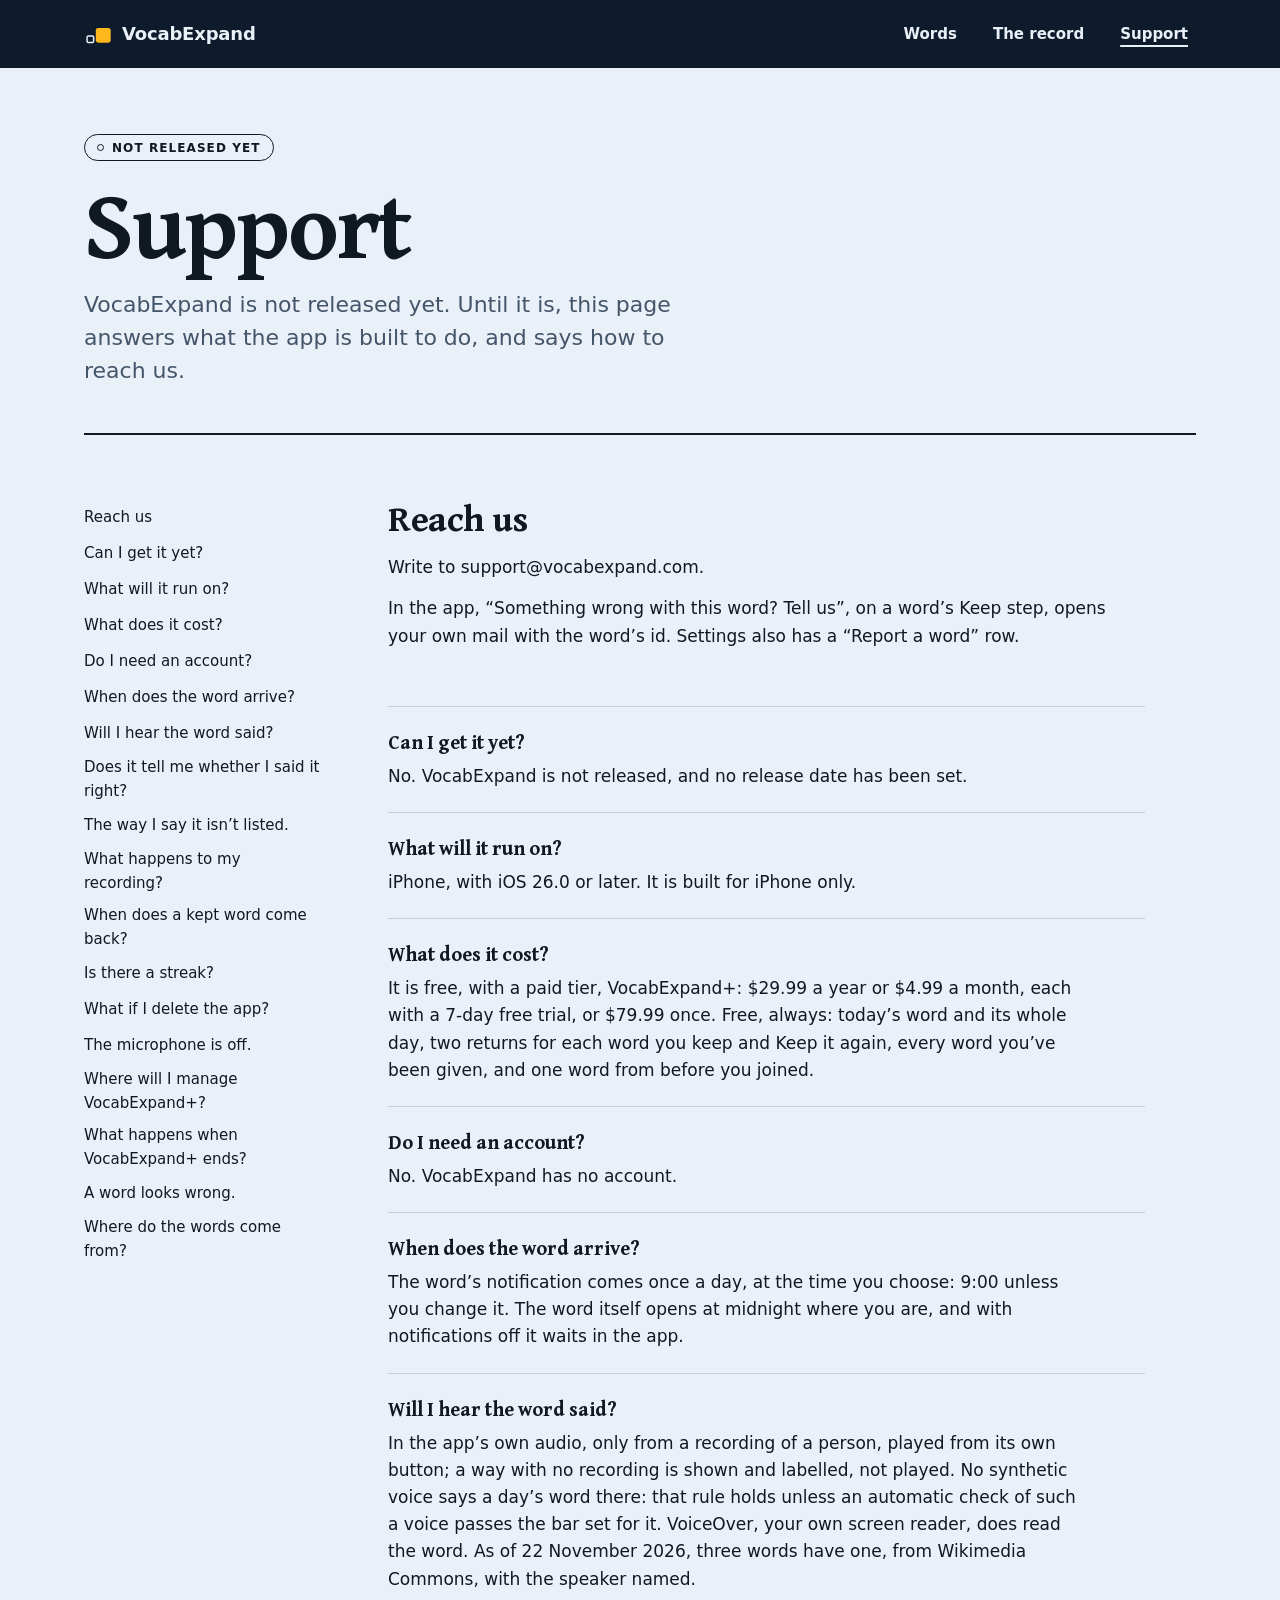
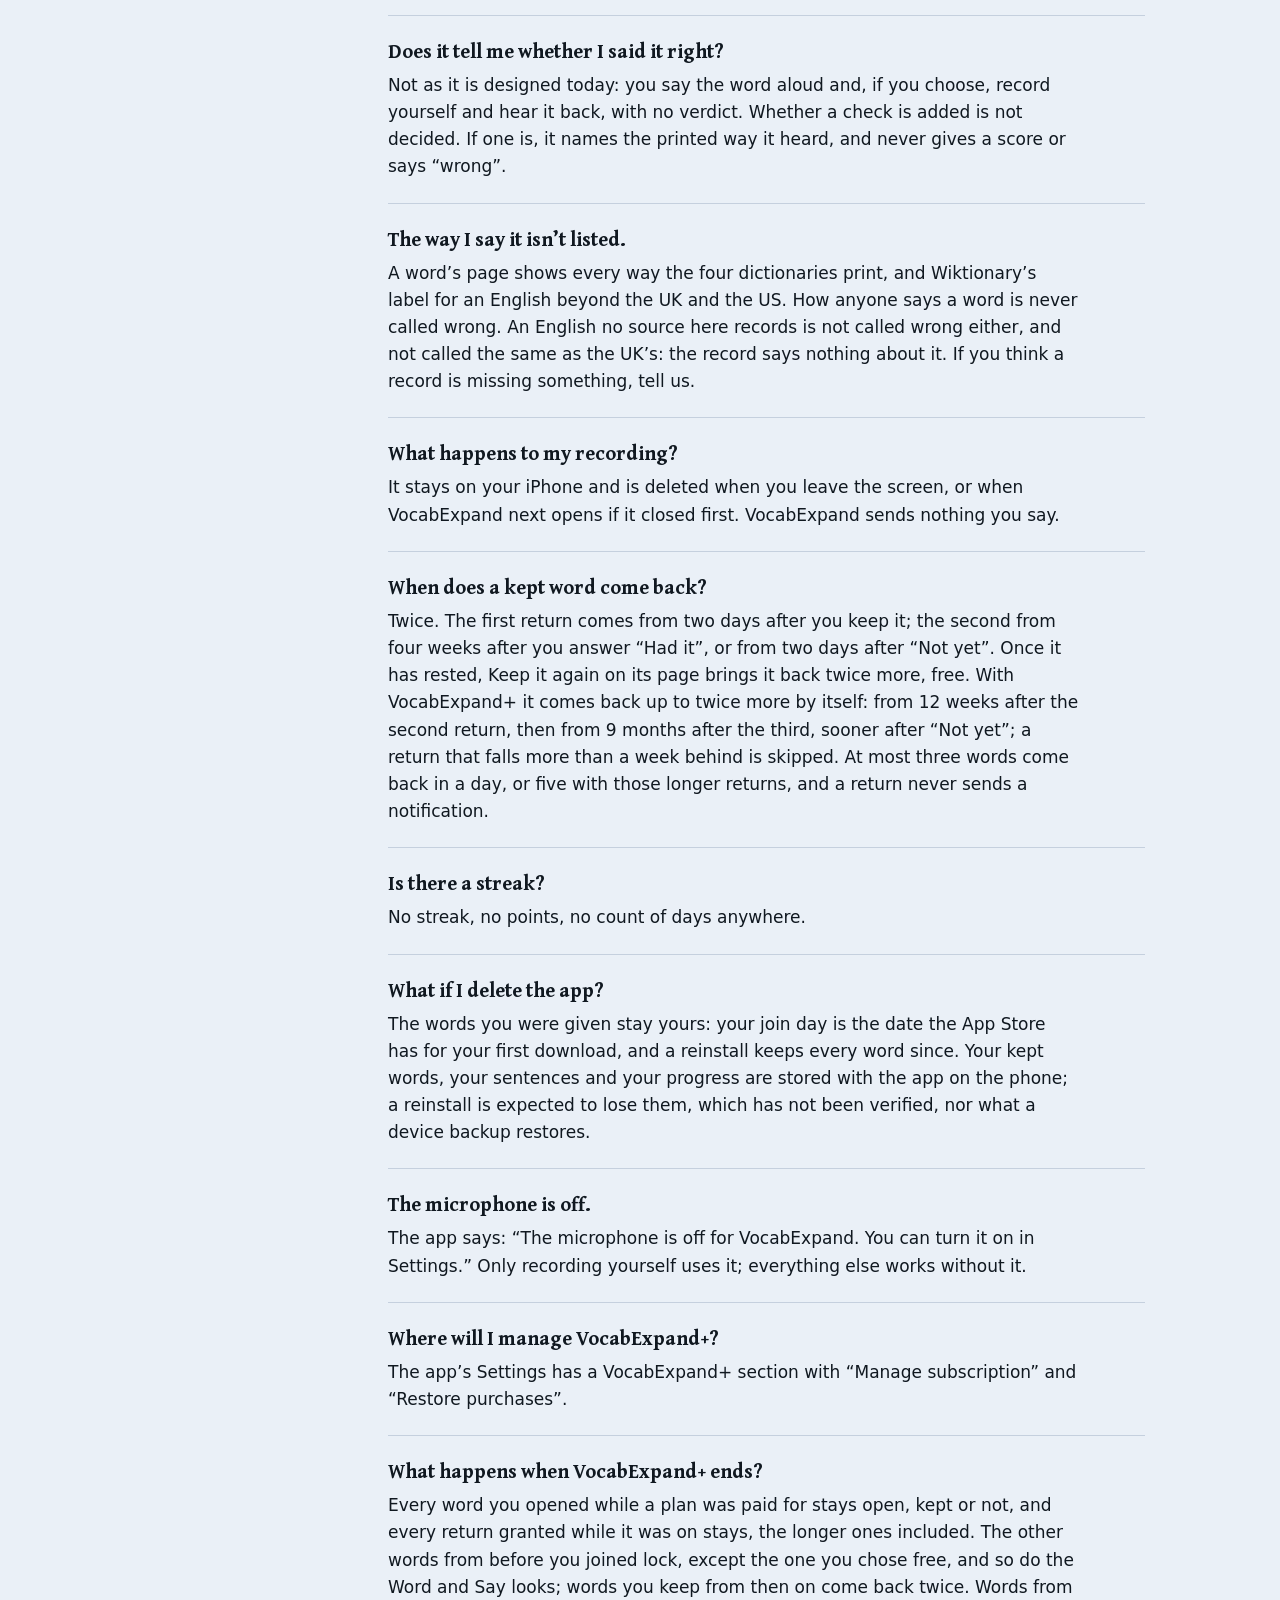
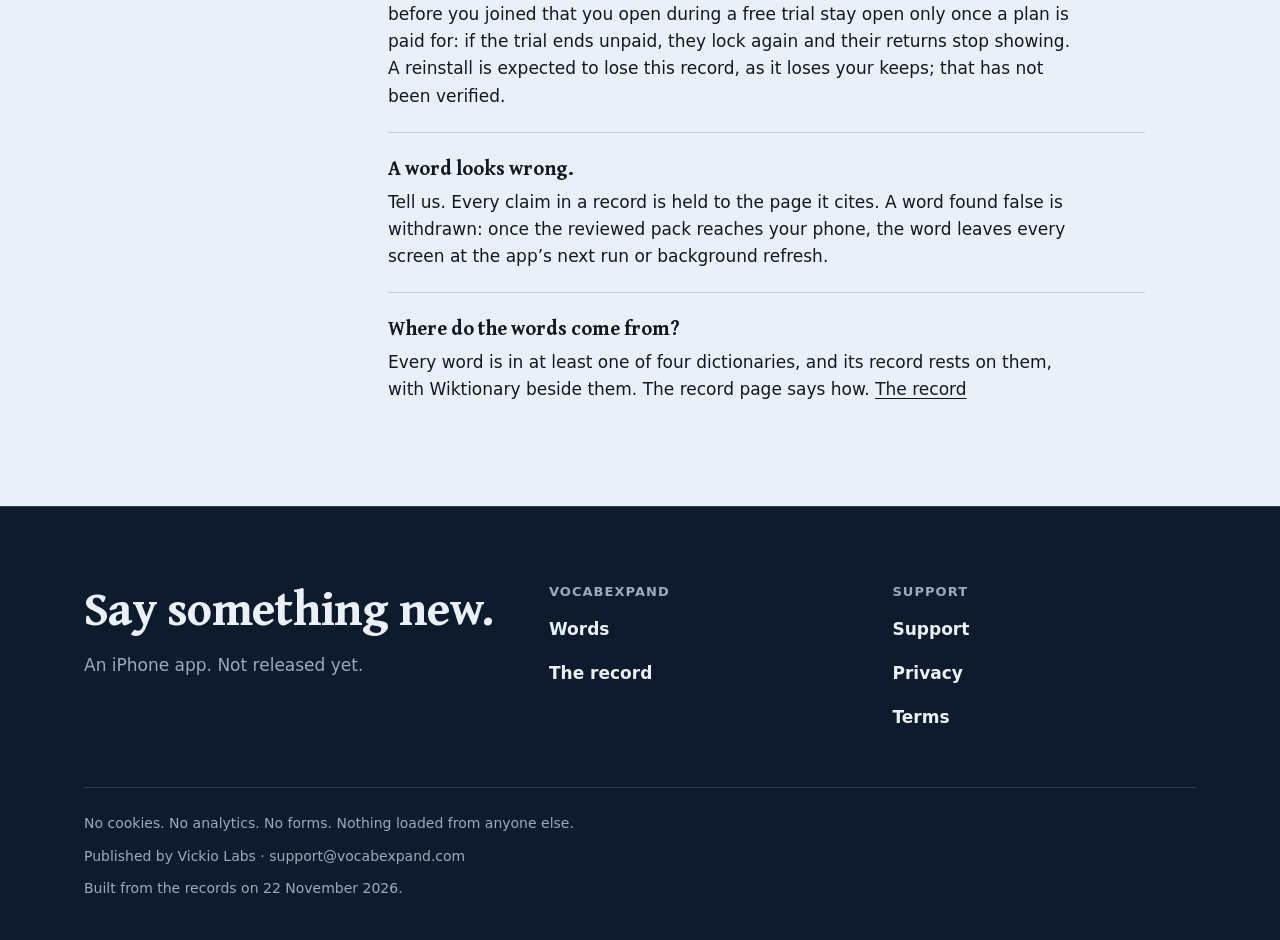
<file: support.html>
<!doctype html>
<html lang="en">
<head>
<meta charset="utf-8">
<meta name="viewport" content="width=device-width, initial-scale=1">
<title>Support · VocabExpand</title>
<meta name="description" content="Help with VocabExpand, an iPhone app that is not released yet: what it does, what it costs and how to reach us.">
<meta name="theme-color" content="#0E1B2C">
<meta name="color-scheme" content="light dark">
<meta property="og:title" content="Support · VocabExpand">
<meta property="og:description" content="Help with VocabExpand, an iPhone app that is not released yet: what it does, what it costs and how to reach us.">
<link rel="icon" href="assets/icon.svg" type="image/svg+xml">
<link rel="apple-touch-icon" href="assets/touch-icon.png">
<link rel="stylesheet" href="assets/site.css">
<script>document.documentElement.className='js'</script>
<script src="assets/site.js" defer></script>
</head>
<body>
<a class="skip" href="#main">Skip to the page</a>
<header class="top stage"><div class="wrap"><a class="brand" href="index.html"><svg viewBox="0 0 64 64" aria-hidden="true"><rect x="7" y="36.5" width="15" height="15" rx="3" fill="none" stroke="currentColor" stroke-width="3.4"/><rect x="27" y="18" width="34" height="34" rx="5.6" fill="#FFB81C"/></svg><span>VocabExpand</span></a><nav class="nav" aria-label="Site"><a href="words/index.html">Words</a><a href="record.html">The record</a><a href="support.html" aria-current="page">Support</a></nav></div></header>
<main id="main"><div class="wrap pagehead"><p class="chip dot">Not released yet</p><h1 class="h1 doc-h1">Support</h1><p class="lede">VocabExpand is not released yet. Until it is, this page answers what the app is built to do, and says how to reach us.</p></div><div class="wrap doc"><details class="toc-m"><summary>On this page</summary><ol><li><a href="#reach">Reach us</a></li><li><a href="#q-out">Can I get it yet?</a></li><li><a href="#q-device">What will it run on?</a></li><li><a href="#q-cost">What does it cost?</a></li><li><a href="#q-account">Do I need an account?</a></li><li><a href="#q-when">When does the word arrive?</a></li><li><a href="#q-hear">Will I hear the word said?</a></li><li><a href="#q-right">Does it tell me whether I said it right?</a></li><li><a href="#q-myway">The way I say it isn’t listed.</a></li><li><a href="#q-rec">What happens to my recording?</a></li><li><a href="#q-back">When does a kept word come back?</a></li><li><a href="#q-streak">Is there a streak?</a></li><li><a href="#q-delete">What if I delete the app?</a></li><li><a href="#q-mic">The microphone is off.</a></li><li><a href="#q-cancel">Where will I manage VocabExpand+?</a></li><li><a href="#q-ends">What happens when VocabExpand+ ends?</a></li><li><a href="#q-wrong">A word looks wrong.</a></li><li><a href="#q-words">Where do the words come from?</a></li></ol></details><nav class="toc" aria-label="On this page"><ol><li><a href="#reach">Reach us</a></li><li><a href="#q-out">Can I get it yet?</a></li><li><a href="#q-device">What will it run on?</a></li><li><a href="#q-cost">What does it cost?</a></li><li><a href="#q-account">Do I need an account?</a></li><li><a href="#q-when">When does the word arrive?</a></li><li><a href="#q-hear">Will I hear the word said?</a></li><li><a href="#q-right">Does it tell me whether I said it right?</a></li><li><a href="#q-myway">The way I say it isn’t listed.</a></li><li><a href="#q-rec">What happens to my recording?</a></li><li><a href="#q-back">When does a kept word come back?</a></li><li><a href="#q-streak">Is there a streak?</a></li><li><a href="#q-delete">What if I delete the app?</a></li><li><a href="#q-mic">The microphone is off.</a></li><li><a href="#q-cancel">Where will I manage VocabExpand+?</a></li><li><a href="#q-ends">What happens when VocabExpand+ ends?</a></li><li><a href="#q-wrong">A word looks wrong.</a></li><li><a href="#q-words">Where do the words come from?</a></li></ol></nav><div class="docbody"><section id="reach"><h2>Reach us</h2><p>Write to support@vocabexpand.com.</p><p>In the app, “Something wrong with this word? Tell us”, on a word’s Keep step, opens your own mail with the word’s id. Settings also has a “Report a word” row.</p></section><section id="questions"><h2 class="vh">Questions</h2><dl class="faq"><dt id="q-out">Can I get it yet?</dt><dd>No. VocabExpand is not released, and no release date has been set.</dd><dt id="q-device">What will it run on?</dt><dd>iPhone, with iOS 26.0 or later. It is built for iPhone only.</dd><dt id="q-cost">What does it cost?</dt><dd>It is free, with a paid tier, VocabExpand+: $29.99 a year or $4.99 a month, each with a 7-day free trial, or $79.99 once. Free, always: today’s word and its whole day, two returns for each word you keep and Keep it again, every word you’ve been given, and one word from before you joined.</dd><dt id="q-account">Do I need an account?</dt><dd>No. VocabExpand has no account.</dd><dt id="q-when">When does the word arrive?</dt><dd>The word’s notification comes once a day, at the time you choose: 9:00 unless you change it. The word itself opens at midnight where you are, and with notifications off it waits in the app.</dd><dt id="q-hear">Will I hear the word said?</dt><dd>In the app’s own audio, only from a recording of a person, played from its own button; a way with no recording is shown and labelled, not played. No synthetic voice says a day’s word there: that rule holds unless an automatic check of such a voice passes the bar set for it. VoiceOver, your own screen reader, does read the word. As of 22 November 2026, three words have one, from Wikimedia Commons, with the speaker named.</dd><dt id="q-right">Does it tell me whether I said it right?</dt><dd>Not as it is designed today: you say the word aloud and, if you choose, record yourself and hear it back, with no verdict. Whether a check is added is not decided. If one is, it names the printed way it heard, and never gives a score or says “wrong”.</dd><dt id="q-myway">The way I say it isn’t listed.</dt><dd>A word’s page shows every way the four dictionaries print, and Wiktionary’s label for an English beyond the UK and the US. How anyone says a word is never called wrong. An English no source here records is not called wrong either, and not called the same as the UK’s: the record says nothing about it. If you think a record is missing something, tell us.</dd><dt id="q-rec">What happens to my recording?</dt><dd>It stays on your iPhone and is deleted when you leave the screen, or when VocabExpand next opens if it closed first. VocabExpand sends nothing you say.</dd><dt id="q-back">When does a kept word come back?</dt><dd>Twice. The first return comes from two days after you keep it; the second from four weeks after you answer “Had it”, or from two days after “Not yet”. Once it has rested, Keep it again on its page brings it back twice more, free. With VocabExpand+ it comes back up to twice more by itself: from 12 weeks after the second return, then from 9 months after the third, sooner after “Not yet”; a return that falls more than a week behind is skipped. At most three words come back in a day, or five with those longer returns, and a return never sends a notification.</dd><dt id="q-streak">Is there a streak?</dt><dd>No streak, no points, no count of days anywhere.</dd><dt id="q-delete">What if I delete the app?</dt><dd>The words you were given stay yours: your join day is the date the App Store has for your first download, and a reinstall keeps every word since. Your kept words, your sentences and your progress are stored with the app on the phone; a reinstall is expected to lose them, which has not been verified, nor what a device backup restores.</dd><dt id="q-mic">The microphone is off.</dt><dd>The app says: “The microphone is off for VocabExpand. You can turn it on in Settings.” Only recording yourself uses it; everything else works without it.</dd><dt id="q-cancel">Where will I manage VocabExpand+?</dt><dd>The app’s Settings has a VocabExpand+ section with “Manage subscription” and “Restore purchases”.</dd><dt id="q-ends">What happens when VocabExpand+ ends?</dt><dd>Every word you opened while a plan was paid for stays open, kept or not, and every return granted while it was on stays, the longer ones included. The other words from before you joined lock, except the one you chose free, and so do the Word and Say looks; words you keep from then on come back twice. Words from before you joined that you open during a free trial stay open only once a plan is paid for: if the trial ends unpaid, they lock again and their returns stop showing. A reinstall is expected to lose this record, as it loses your keeps; that has not been verified.</dd><dt id="q-wrong">A word looks wrong.</dt><dd>Tell us. Every claim in a record is held to the page it cites. A word found false is withdrawn: once the reviewed pack reaches your phone, the word leaves every screen at the app’s next run or background refresh.</dd><dt id="q-words">Where do the words come from?</dt><dd>Every word is in at least one of four dictionaries, and its record rests on them, with Wiktionary beside them. The record page says how. <a href="record.html">The record</a></dd></dl></section></div></div></main>
<footer class="foot stage"><div class="wrap"><div class="foot-grid">
<div><p class="foot-line">Say something new.</p><p class="foot-status">An iPhone app. Not released yet.</p></div>
<nav aria-label="The words"><h2>VocabExpand</h2><ul><li><a href="words/index.html">Words</a></li><li><a href="record.html">The record</a></li></ul></nav>
<nav aria-label="Help and legal"><h2>Support</h2><ul><li><a href="support.html">Support</a></li><li><a href="privacy.html">Privacy</a></li><li><a href="terms.html">Terms</a></li></ul></nav>
</div><div class="foot-base"><p>No cookies. No analytics. No forms. Nothing loaded from anyone else.</p><p>Published by Vickio Labs &middot; support@vocabexpand.com</p><p>Built from the records on 22 November 2026.</p></div></div></footer>
</body>
</html>
</file>
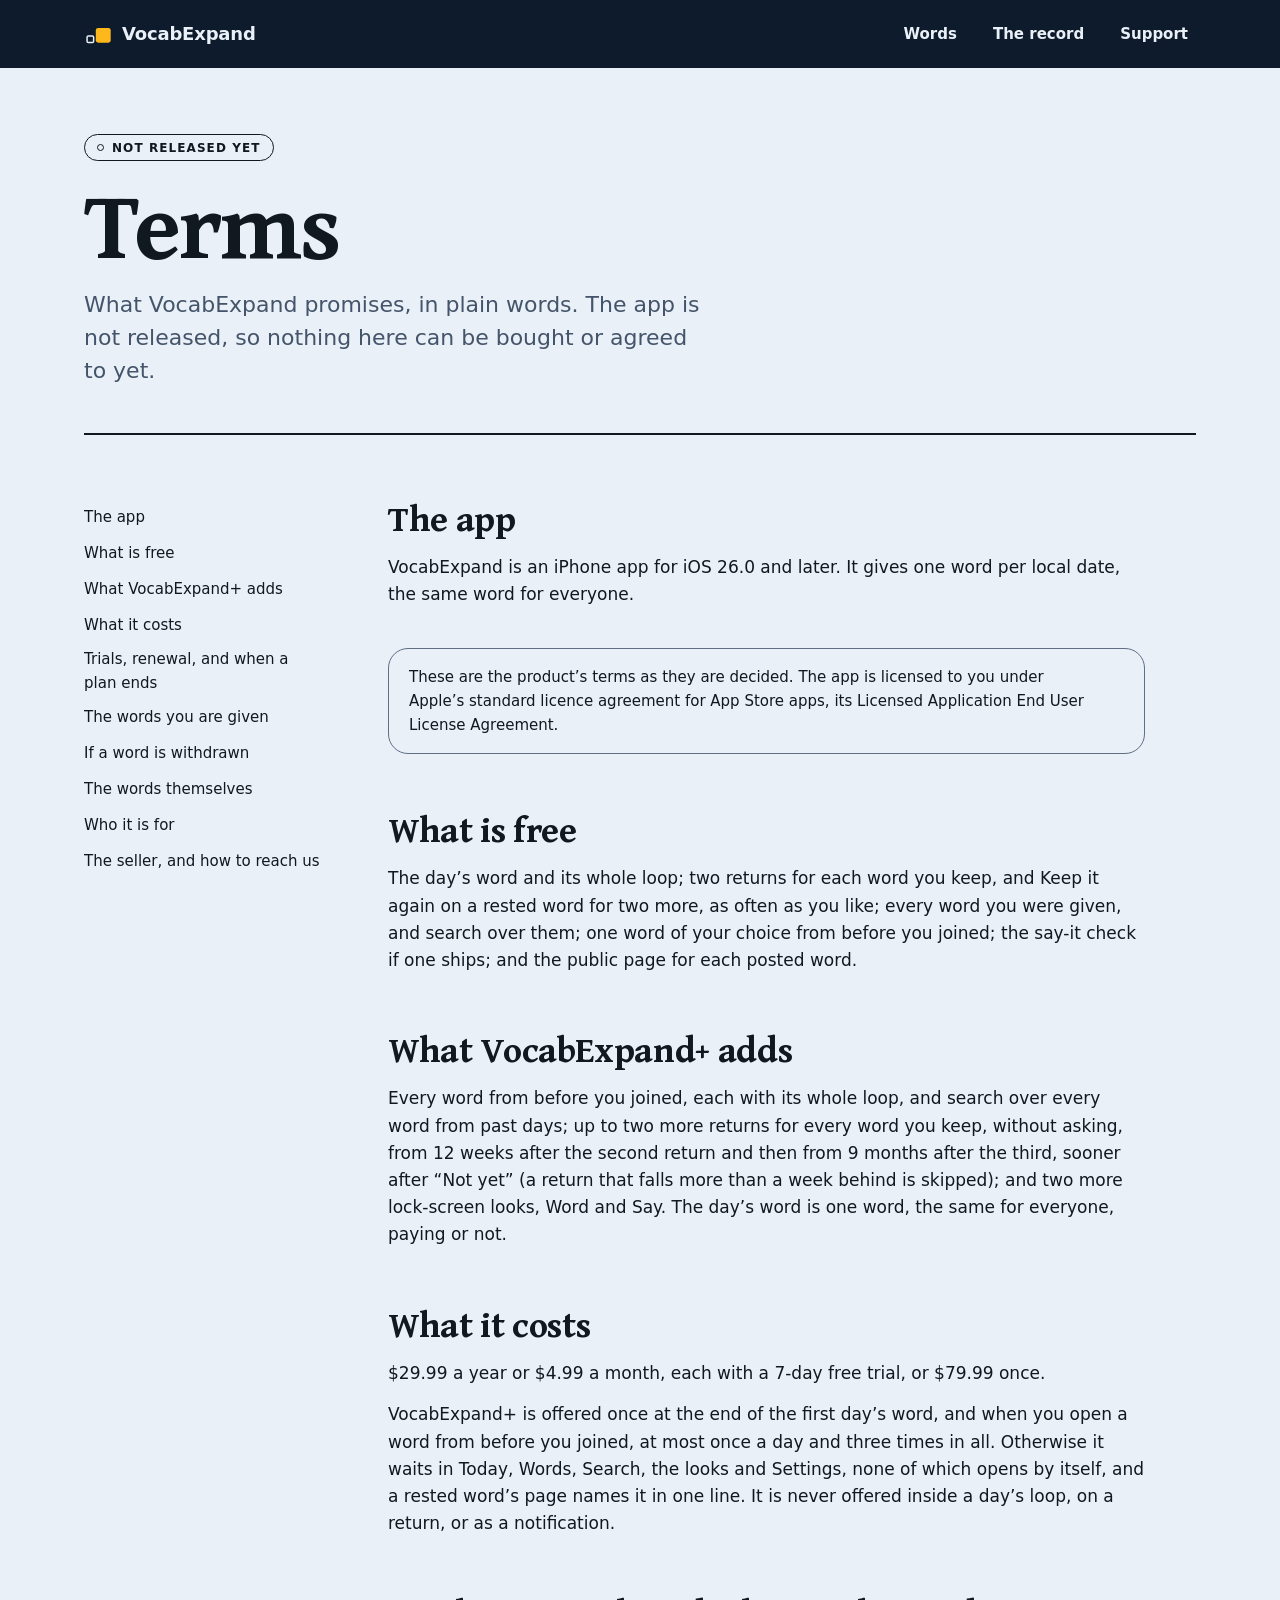
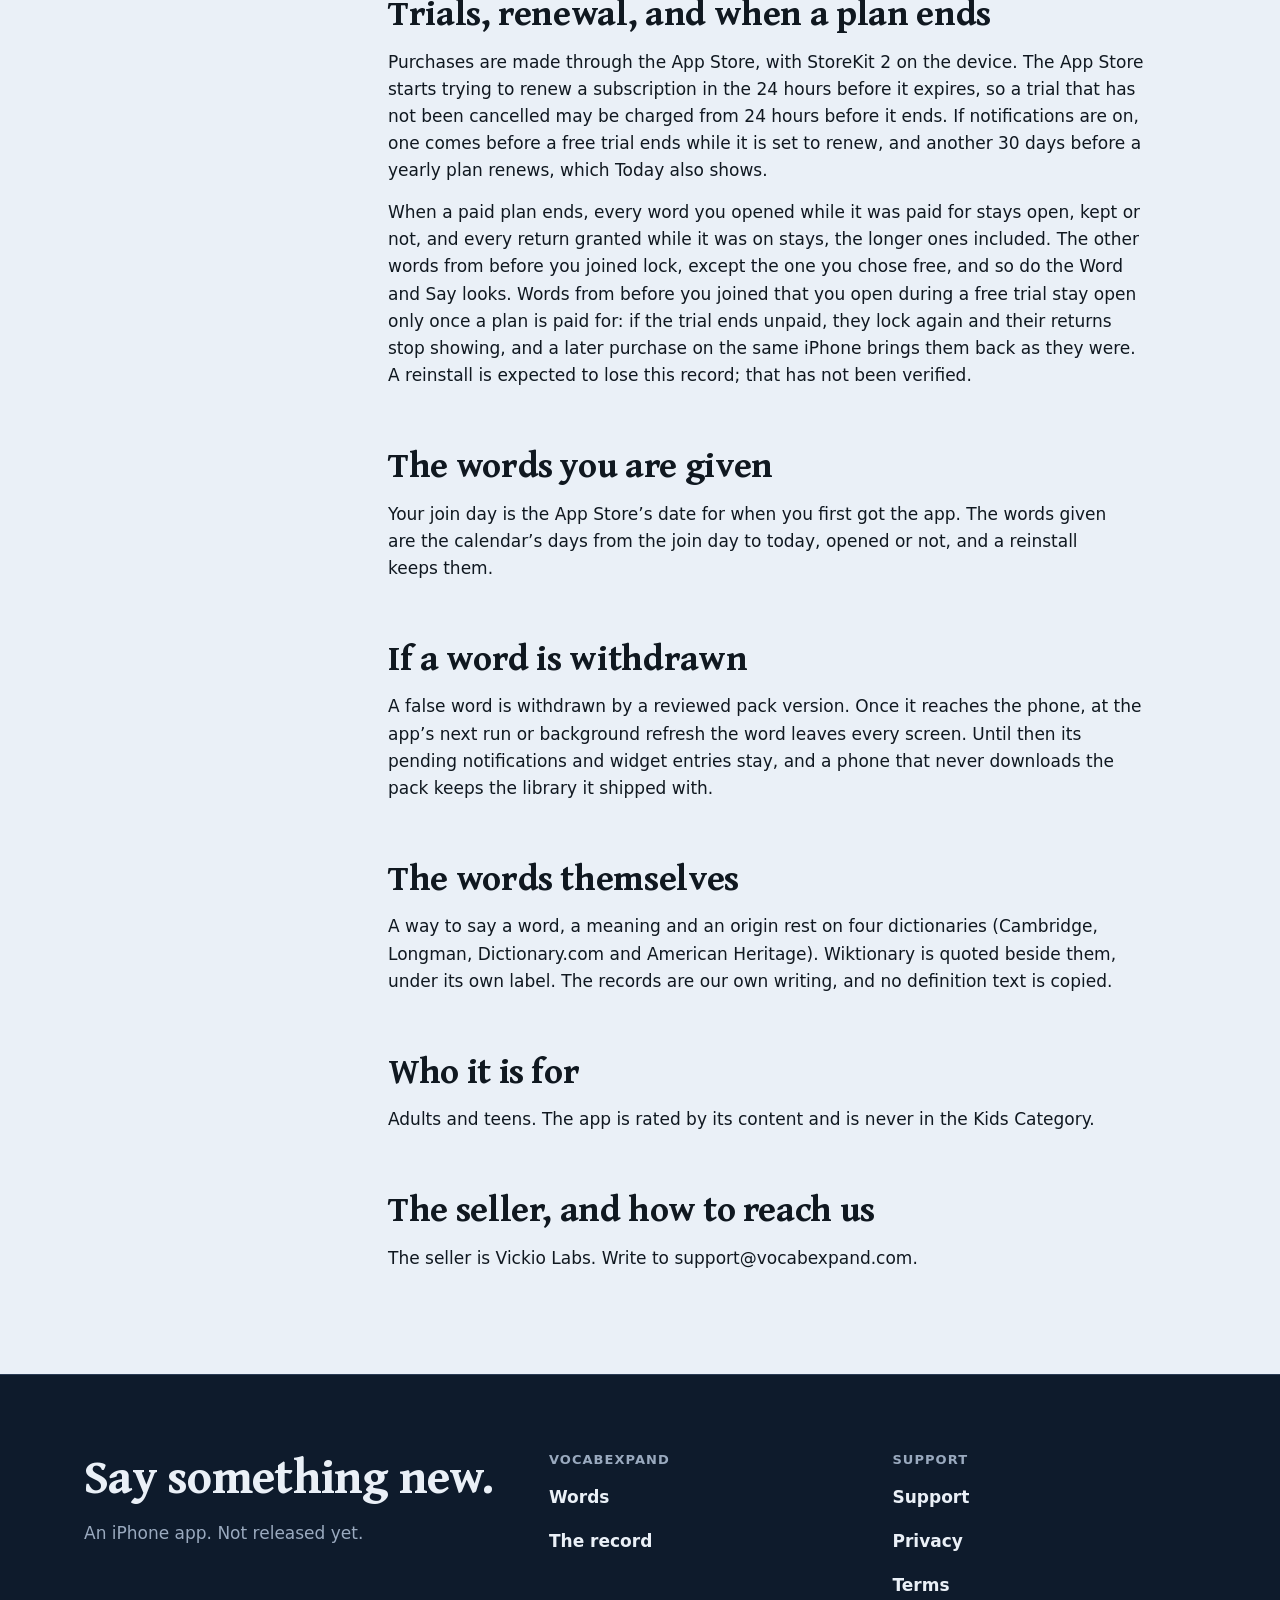
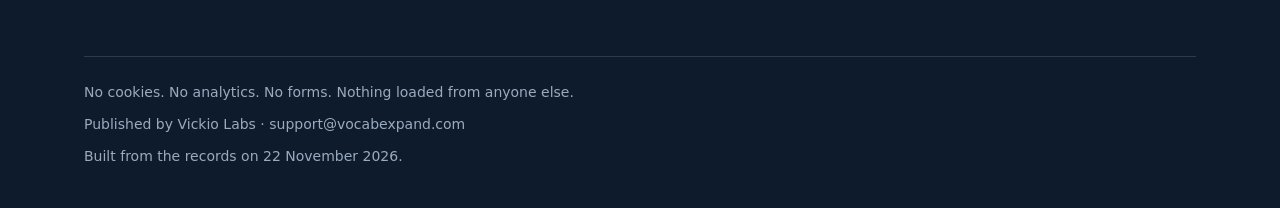
<file: terms.html>
<!doctype html>
<html lang="en">
<head>
<meta charset="utf-8">
<meta name="viewport" content="width=device-width, initial-scale=1">
<title>Terms · VocabExpand</title>
<meta name="description" content="What VocabExpand, an iPhone app not released yet, gives: what is free, what VocabExpand+ adds and what it costs.">
<meta name="theme-color" content="#0E1B2C">
<meta name="color-scheme" content="light dark">
<meta property="og:title" content="Terms · VocabExpand">
<meta property="og:description" content="What VocabExpand, an iPhone app not released yet, gives: what is free, what VocabExpand+ adds and what it costs.">
<link rel="icon" href="assets/icon.svg" type="image/svg+xml">
<link rel="apple-touch-icon" href="assets/touch-icon.png">
<link rel="stylesheet" href="assets/site.css">
<script>document.documentElement.className='js'</script>
<script src="assets/site.js" defer></script>
</head>
<body>
<a class="skip" href="#main">Skip to the page</a>
<header class="top stage"><div class="wrap"><a class="brand" href="index.html"><svg viewBox="0 0 64 64" aria-hidden="true"><rect x="7" y="36.5" width="15" height="15" rx="3" fill="none" stroke="currentColor" stroke-width="3.4"/><rect x="27" y="18" width="34" height="34" rx="5.6" fill="#FFB81C"/></svg><span>VocabExpand</span></a><nav class="nav" aria-label="Site"><a href="words/index.html">Words</a><a href="record.html">The record</a><a href="support.html">Support</a></nav></div></header>
<main id="main"><div class="wrap pagehead"><p class="chip dot">Not released yet</p><h1 class="h1 doc-h1">Terms</h1><p class="lede">What VocabExpand promises, in plain words. The app is not released, so nothing here can be bought or agreed to yet.</p></div><div class="wrap doc"><details class="toc-m"><summary>On this page</summary><ol><li><a href="#t1">The app</a></li><li><a href="#t2">What is free</a></li><li><a href="#t3">What VocabExpand+ adds</a></li><li><a href="#t4">What it costs</a></li><li><a href="#t5">Trials, renewal, and when a plan ends</a></li><li><a href="#t6">The words you are given</a></li><li><a href="#t7">If a word is withdrawn</a></li><li><a href="#t8">The words themselves</a></li><li><a href="#t9">Who it is for</a></li><li><a href="#t10">The seller, and how to reach us</a></li></ol></details><nav class="toc" aria-label="On this page"><ol><li><a href="#t1">The app</a></li><li><a href="#t2">What is free</a></li><li><a href="#t3">What VocabExpand+ adds</a></li><li><a href="#t4">What it costs</a></li><li><a href="#t5">Trials, renewal, and when a plan ends</a></li><li><a href="#t6">The words you are given</a></li><li><a href="#t7">If a word is withdrawn</a></li><li><a href="#t8">The words themselves</a></li><li><a href="#t9">Who it is for</a></li><li><a href="#t10">The seller, and how to reach us</a></li></ol></nav><div class="docbody"><section id="t1"><h2>The app</h2><p>VocabExpand is an iPhone app for iOS 26.0 and later. It gives one word per local date, the same word for everyone.</p></section><p class="status">These are the product’s terms as they are decided. The app is licensed to you under Apple’s standard licence agreement for App Store apps, its Licensed Application End User License Agreement.</p><section id="t2"><h2>What is free</h2><p>The day’s word and its whole loop; two returns for each word you keep, and Keep it again on a rested word for two more, as often as you like; every word you were given, and search over them; one word of your choice from before you joined; the say-it check if one ships; and the public page for each posted word.</p></section><section id="t3"><h2>What VocabExpand+ adds</h2><p>Every word from before you joined, each with its whole loop, and search over every word from past days; up to two more returns for every word you keep, without asking, from 12 weeks after the second return and then from 9 months after the third, sooner after “Not yet” (a return that falls more than a week behind is skipped); and two more lock-screen looks, Word and Say. The day’s word is one word, the same for everyone, paying or not.</p></section><section id="t4"><h2>What it costs</h2><p>$29.99 a year or $4.99 a month, each with a 7-day free trial, or $79.99 once.</p><p>VocabExpand+ is offered once at the end of the first day’s word, and when you open a word from before you joined, at most once a day and three times in all. Otherwise it waits in Today, Words, Search, the looks and Settings, none of which opens by itself, and a rested word’s page names it in one line. It is never offered inside a day’s loop, on a return, or as a notification.</p></section><section id="t5"><h2>Trials, renewal, and when a plan ends</h2><p>Purchases are made through the App Store, with StoreKit 2 on the device. The App Store starts trying to renew a subscription in the 24 hours before it expires, so a trial that has not been cancelled may be charged from 24 hours before it ends. If notifications are on, one comes before a free trial ends while it is set to renew, and another 30 days before a yearly plan renews, which Today also shows.</p><p>When a paid plan ends, every word you opened while it was paid for stays open, kept or not, and every return granted while it was on stays, the longer ones included. The other words from before you joined lock, except the one you chose free, and so do the Word and Say looks. Words from before you joined that you open during a free trial stay open only once a plan is paid for: if the trial ends unpaid, they lock again and their returns stop showing, and a later purchase on the same iPhone brings them back as they were. A reinstall is expected to lose this record; that has not been verified.</p></section><section id="t6"><h2>The words you are given</h2><p>Your join day is the App Store’s date for when you first got the app. The words given are the calendar’s days from the join day to today, opened or not, and a reinstall keeps them.</p></section><section id="t7"><h2>If a word is withdrawn</h2><p>A false word is withdrawn by a reviewed pack version. Once it reaches the phone, at the app’s next run or background refresh the word leaves every screen. Until then its pending notifications and widget entries stay, and a phone that never downloads the pack keeps the library it shipped with.</p></section><section id="t8"><h2>The words themselves</h2><p>A way to say a word, a meaning and an origin rest on four dictionaries (Cambridge, Longman, Dictionary.com and American Heritage). Wiktionary is quoted beside them, under its own label. The records are our own writing, and no definition text is copied.</p></section><section id="t9"><h2>Who it is for</h2><p>Adults and teens. The app is rated by its content and is never in the Kids Category.</p></section><section id="t10"><h2>The seller, and how to reach us</h2><p>The seller is Vickio Labs. Write to support@vocabexpand.com.</p></section></div></div></main>
<footer class="foot stage"><div class="wrap"><div class="foot-grid">
<div><p class="foot-line">Say something new.</p><p class="foot-status">An iPhone app. Not released yet.</p></div>
<nav aria-label="The words"><h2>VocabExpand</h2><ul><li><a href="words/index.html">Words</a></li><li><a href="record.html">The record</a></li></ul></nav>
<nav aria-label="Help and legal"><h2>Support</h2><ul><li><a href="support.html">Support</a></li><li><a href="privacy.html">Privacy</a></li><li><a href="terms.html">Terms</a></li></ul></nav>
</div><div class="foot-base"><p>No cookies. No analytics. No forms. Nothing loaded from anyone else.</p><p>Published by Vickio Labs &middot; support@vocabexpand.com</p><p>Built from the records on 22 November 2026.</p></div></div></footer>
</body>
</html>
</file>
<file: assets/site.css>
/* VocabExpand site.
   Two surfaces, taken from the app's own rule (docs/design/DESIGN-SYSTEM.md): a word stands on the stage,
   and everything that talks about it stands somewhere else. Here the stage is navy and the talk is on
   chalk paper. Navy appears only where a word stands in tiles (and in the bar at the top and the foot).
   Amber marks the stressed syllable and nothing else.
   Colours and motion are the app's tokens (docs/design/tokens.json). No file is loaded from anywhere else. */

@font-face { font-family: "VE Word"; src: url("fonts/VEWord-Regular.woff") format("woff"); font-weight: 400; font-style: normal; font-display: swap; }
@font-face { font-family: "VE Word"; src: url("fonts/VEWord-Bold.woff") format("woff"); font-weight: 700; font-style: normal; font-display: swap; }

:root {
  --stage: #0E1B2C;  --stage-2: #14253A;  --chalk: #EAF0F7;  --dim: #9AAABF;
  --ink: #101820;    --line: #2A3C55;     --stress: #FFB81C; --edge-stage: #56708F;
  --paper: #EAF0F7;  --card: #F8FAFD;     --text: #101820;   --text-2: #44546A;
  --rule: #C5D0DE;   --edge: #5E6F86;     --focus: #101820;  --stage-edge: transparent;
  --word: "VE Word", ui-serif, "Iowan Old Style", "Palatino Linotype", Palatino, Georgia, serif;
  --ipa: "VE Word", "Times New Roman", Times, serif;
  --talk: system-ui, -apple-system, "Segoe UI", Roboto, "Helvetica Neue", Arial, sans-serif;
  --mono: ui-monospace, "SF Mono", Menlo, Consolas, monospace;
  --pad: clamp(20px, 5vw, 64px);
  --gapY: clamp(56px, 8vw, 120px);
  --rise: 280ms cubic-bezier(0.2, 0.8, 0.2, 1);
  --pulse: 170ms cubic-bezier(0.3, 0, 0.2, 1);
  --light: 180ms ease-in-out;
  color-scheme: light dark;
}
/* In the dark the paper is graphite, lighter and greyer than the stage, so the navy still reads as the stage. */
@media (prefers-color-scheme: dark) {
  :root { --paper: #2A2F37; --card: #333944; --text: #EAF0F7; --text-2: #AEBBCB; --rule: #4A5362;
          --edge: #8997AA; --focus: #EAF0F7; --stage-edge: #3D5270; }
}
@media (prefers-contrast: more) {
  :root { --dim: #B6C2D2; --line: #56708F; --text-2: #2C3A4D; --rule: #5E6F86; }
}
@media (prefers-contrast: more) and (prefers-color-scheme: dark) {
  :root { --text-2: #C6D0DD; --rule: #8997AA; }
}

*, *::before, *::after { box-sizing: border-box; }
html { -webkit-text-size-adjust: 100%; text-size-adjust: 100%; scroll-padding-top: 24px; }
body { margin: 0; background: var(--paper); color: var(--text); font: 400 1.0625rem/1.6 var(--talk);
       overflow-wrap: break-word; }
img, svg { max-width: 100%; display: block; }
h1, h2, h3, h4, p, ul, ol, dl, dd, figure, table { margin: 0; padding: 0; }
ul, ol { list-style: none; }
a { color: inherit; text-decoration-thickness: 1px; text-underline-offset: 0.18em; }
a:hover { text-decoration-thickness: 2px; }
:focus-visible { outline: 3px solid var(--focus); outline-offset: 3px; border-radius: 4px; }
button { font: inherit; color: inherit; }
.vh { position: absolute; width: 1px; height: 1px; overflow: hidden; clip-path: inset(50%); white-space: nowrap; }
.js-only { display: none; }
.js .js-only { display: revert; }
.skip { position: absolute; left: 12px; top: -80px; z-index: 10; background: var(--chalk); color: var(--ink);
        padding: 12px 18px; border-radius: 999px; font-weight: 600; }
.skip:focus { top: 12px; }

.wrap { width: 100%; max-width: 1240px; margin-inline: auto; padding-inline: var(--pad); }
.stage { background: var(--stage); color: var(--chalk); --focus: #EAF0F7; --text: #EAF0F7; --text-2: var(--dim);
         --rule: var(--line); --edge: var(--edge-stage); --card: var(--stage-2); --paper: var(--stage); }
.band { padding-block: var(--gapY); }
/* two bands of paper in a row: one hairline between them, as wide as the text column */
.band:not(.stage) + .band:not(.stage) {
  background: linear-gradient(var(--rule), var(--rule)) top center / calc(min(100%, 1240px) - 2 * var(--pad)) 1px no-repeat; }

/* ------------------------------------------------------------------ type */
.kicker { font: 700 0.8125rem/1.2 var(--talk); letter-spacing: 0.08em; text-transform: uppercase; color: var(--text-2); }
.h1 { font: 700 clamp(3.25rem, 1.6rem + 7.4vw, 8.25rem)/0.94 var(--word); letter-spacing: -0.022em; }
.h2 { font: 700 clamp(2.125rem, 1.3rem + 3.4vw, 4rem)/1.02 var(--word); letter-spacing: -0.015em; text-wrap: balance; }
.lede { font-size: clamp(1.125rem, 1rem + 0.6vw, 1.375rem); line-height: 1.5; color: var(--text-2); text-wrap: pretty; }
.prose p + p { margin-top: 1em; }
.prose p { max-width: 62ch; text-wrap: pretty; }
.kicker + .h2, .kicker + .h1 { margin-top: 16px; }
.h2 + .lede, .h2 + .prose, .h1 + .lede { margin-top: 24px; }
.note { font-size: 0.9375rem; color: var(--text-2); }
.nb { white-space: nowrap; }
@media (min-width: 640px) { .nb-w { white-space: nowrap; } }

.chip { display: inline-flex; align-items: center; gap: 8px; font: 600 0.75rem/1 var(--talk); letter-spacing: 0.09em;
        text-transform: uppercase; border: 1.5px solid currentColor; border-radius: 999px; padding: 7px 12px 6px; white-space: nowrap; }
.chip.dot::before { content: ""; width: 7px; height: 7px; border-radius: 50%; border: 1.5px solid currentColor; }
.ph { font: 600 0.84em/1.3 var(--mono); border: 1.5px dashed currentColor; border-radius: 6px; padding: 0.08em 0.4em;
      white-space: nowrap; letter-spacing: 0; text-transform: none; }

.btn { display: inline-flex; align-items: center; justify-content: center; gap: 10px; min-height: 48px; padding: 10px 22px;
       border-radius: 999px; border: 2px solid var(--text); background: var(--text); color: var(--paper);
       font: 600 1.0625rem/1.2 var(--talk); text-decoration: none; cursor: pointer; }
.btn:hover { text-decoration: underline; text-decoration-thickness: 2px; }
.more { display: inline-flex; align-items: center; gap: 8px; font-weight: 600; min-height: 44px; }
.more::after { content: "\2192"; text-decoration: none; display: inline-block; }
@media (prefers-reduced-motion: no-preference) {
  .more::after, .pair::after { transition: transform var(--rise); }
  .more:hover::after { transform: translateX(4px); }
}

/* ------------------------------------------------------------------ the tiles */
.tiles { display: inline-flex; flex-wrap: wrap; gap: 0.11em; font: 700 1em/1 var(--word); }
.tile { display: inline-flex; align-items: center; justify-content: center; min-width: 1.02em; padding: 0.2em 0.3em 0.25em;
        border-radius: 0.18em; border: max(2px, 0.04em) solid var(--chalk); background: var(--chalk); color: var(--ink);
        transition: background-color var(--light), color var(--light), border-color var(--light); }
.tile.is-quiet { background: transparent; color: var(--chalk); }
.tile.is-lit { background: var(--stress); border-color: var(--stress); color: var(--ink); }
.tile.is-blank { height: 1.47em; }
.tile.is-blank.is-quiet { border-color: var(--edge-stage); }
.fit { display: block; container-type: inline-size; }
/* --u is the word's width in ems and --n its tiles; each tile's border is about 5px that does not scale */
.fit > .tiles { font-size: clamp(var(--min, calc(var(--max, 7rem) * 0.4)), calc((100cqi - var(--n, 4) * 5px) / var(--u, 6)), var(--max, 7rem)); }
@keyframes pulse { 50% { transform: scale(1.09); } }
@keyframes pulse-strong { 50% { transform: scale(1.16); } }
@keyframes ring { from, to { outline: 2px solid currentColor; outline-offset: -5px; } }
.tile.pulse { animation: pulse var(--pulse); }
.tile.pulse.strong { animation-name: pulse-strong; }
@media (prefers-reduced-motion: reduce) {
  .tile.pulse, .tile.pulse.strong { animation: ring 170ms steps(1, end); }
}
@media (forced-colors: active) {
  .tile { border-color: CanvasText; background: Canvas; color: CanvasText; forced-color-adjust: none; }
  .tile.is-lit { background: Highlight; color: HighlightText; border-color: Highlight; }
  .say .st { text-decoration: underline; }
}

/* a respelling: syllables, the stressed one in capitals and marked */
.say { font: 700 1.5rem/1.2 var(--talk); letter-spacing: 0.005em; }
.say .syl { white-space: nowrap; }
.say .st { background: linear-gradient(var(--stress), var(--stress)) 0 100% / 100% max(2px, 0.11em) no-repeat; padding-bottom: 0.14em; }
.stage .say .st, .frame .say .st { background: none; padding: 0; color: var(--stress); }
/* several ways in a row: a line breaks between two ways, and the slash stays with the way after it */
.saylist, .wl, .ways-line, .f-ways { display: flex; flex-wrap: wrap; gap: 0 0.5em; }
.wl .say, .ways-line .say, .saylist .say { font: inherit; letter-spacing: inherit; }
.ways-line .say, .az .wl .say, .hway .say { white-space: nowrap; }
.slash { font-style: normal; font-weight: 400; color: var(--text-2); margin-right: 0.5em; }
.ipa { font: 400 1.125rem/1.4 var(--ipa); color: var(--text-2); }
.ipas { display: flex; flex-wrap: wrap; gap: 4px 20px; }
.ipas dt, .eng { font: 700 0.6875rem/1 var(--talk); letter-spacing: 0.08em; color: var(--text-2); }
.ipas > div { display: flex; align-items: baseline; gap: 8px; }

.pips { display: inline-flex; gap: 4px; vertical-align: middle; }
.pip { width: 1.75rem; height: 1.75rem; border-radius: 50%; display: grid; place-items: center; font: 700 0.6875rem/1 var(--talk);
       border: 1.5px solid var(--edge); color: var(--text-2); }
.pip.on { background: var(--text); border-color: var(--text); color: var(--paper); }
.who { display: flex; flex-wrap: wrap; gap: 8px 24px; }
.who-row { display: flex; align-items: center; gap: 10px; }

/* ------------------------------------------------------------------ top and foot */
.sampleband { background: var(--stage-2); color: var(--chalk); font-size: 0.8125rem; line-height: 1.4; padding: 9px var(--pad); text-align: center;
              border-bottom: 1px solid var(--line); --focus: #EAF0F7; }
.top { position: relative; z-index: 2; }
.top .wrap { display: flex; flex-wrap: wrap; align-items: center; justify-content: space-between; gap: 0 12px; min-height: 68px; }
.top.wide .wrap, .foot.wide .wrap { max-width: none; }
@media (min-width: 1000px) { .top.wide .wrap, .foot.wide .wrap { padding-inline: clamp(32px, 4vw, 64px); } }
.brand { display: inline-flex; align-items: center; gap: 10px; font: 700 1.125rem/1 var(--talk); letter-spacing: -0.01em; text-decoration: none; min-height: 44px; }
.brand svg { width: 28px; height: 28px; flex: none; }
.nav { display: flex; align-items: center; gap: clamp(2px, 1.6vw, 20px); }
.nav a { display: inline-flex; align-items: center; min-height: 44px; padding: 0 8px; font-weight: 600; font-size: 0.9375rem; text-decoration: none; border-radius: 8px; white-space: nowrap; }
.nav a:hover { text-decoration: underline; text-decoration-thickness: 2px; }
.nav a[aria-current] { text-decoration: underline; text-decoration-thickness: 2px; text-underline-offset: 0.4em; }
@media (max-width: 420px) { .brand { font-size: 1rem; gap: 7px; } .brand svg { width: 22px; height: 22px; } .nav { gap: 0; margin-right: -5px; } .nav a { padding: 0 5px; font-size: 0.8125rem; } }

.foot { padding-block: clamp(48px, 6vw, 80px) 40px; border-top: 1px solid var(--line); }
.foot-grid { display: grid; gap: 40px; grid-template-columns: minmax(0, 1.4fr) minmax(0, 1fr) minmax(0, 1fr); }
.foot-line { font: 700 clamp(2rem, 1.4rem + 2.2vw, 3rem)/1 var(--word); letter-spacing: -0.015em; margin-bottom: 20px; }
.foot-status { color: var(--dim); max-width: 34ch; }
.foot h2 { font: 700 0.8125rem/1.2 var(--talk); letter-spacing: 0.08em; text-transform: uppercase; color: var(--dim); margin-bottom: 8px; }
.foot li a { display: inline-flex; align-items: center; min-height: 44px; text-decoration: none; font-weight: 600; }
.foot li a:hover { text-decoration: underline; }
.foot-base { margin-top: 48px; padding-top: 24px; border-top: 1px solid var(--line); display: grid; gap: 10px; color: var(--dim); font-size: 0.875rem; }
.foot-base p { max-width: 80ch; }
@media (max-width: 760px) { .foot-grid { grid-template-columns: 1fr 1fr; } .foot-grid > :first-child { grid-column: 1 / -1; } }

/* ------------------------------------------------------------------ home: the stage */
.hero { position: relative; overflow: clip; }
.hero::before { content: ""; position: absolute; inset: -20% -10% auto 30%; height: 120%; pointer-events: none;
                background: radial-gradient(closest-side, #1B3556 0%, rgba(27, 53, 86, 0) 100%); opacity: 0.85; }
.hero .wrap { position: relative; display: grid; gap: clamp(28px, 4.4vw, 56px);
              padding-block: clamp(20px, 3.4vw, 48px) clamp(48px, 7vw, 96px); }
.hero-say { container-type: inline-size; display: grid; justify-items: start; }
.hero-say .chip { color: var(--dim); }
.hero-say .h1 { margin-top: 18px; font-size: clamp(2.75rem, 9.7cqi, 7.5rem); line-height: 0.95; overflow-wrap: normal; }
.hero-say .lede { margin-top: 18px; color: var(--chalk); max-width: 36ch; font-size: clamp(1.1875rem, 1rem + 0.9vw, 1.625rem); line-height: 1.35; }
.perform { --max: clamp(4rem, 1rem + 12vw, 13.5rem); --min: 2rem; display: grid; gap: 16px; justify-items: start; min-width: 0; }
.perform .fit { width: 100%; }
.perf-top { display: flex; align-items: center; gap: 14px; }
.perform .pos { color: var(--dim); font-size: 0.9375rem; }
.hero-ways { display: flex; flex-wrap: wrap; gap: 10px 24px; margin-top: 6px; }
.hway .say { font: 700 clamp(1.0625rem, 0.9rem + 0.7vw, 1.375rem)/1.2 var(--talk); }
.js .hero-ways { gap: 10px; }
.hway button.say { all: unset; box-sizing: border-box; display: inline-flex; align-items: center; min-height: 48px; padding: 8px 16px;
                   border-radius: 14px; border: 1.5px solid var(--edge-stage); cursor: pointer; white-space: nowrap;
                   font: 700 clamp(1.0625rem, 0.9rem + 0.7vw, 1.375rem)/1.2 var(--talk); letter-spacing: 0.005em;
                   transition: background-color var(--light), color var(--light), border-color var(--light); }
.hway button.say:hover { border-color: var(--chalk); }
.hway button.say:focus-visible { outline: 3px solid var(--focus); outline-offset: 3px; }
.hway.is-on button.say { background: var(--chalk); border-color: var(--chalk); color: var(--ink); }
.hway.is-on button.say .st { color: var(--ink); background: linear-gradient(var(--stress), var(--stress)) 0 100% / 100% 3px no-repeat; padding-bottom: 0.14em; }
.perform .printed { color: var(--dim); font-size: 0.9375rem; line-height: 1.45; min-height: 2.9em; max-width: 64ch; }
.perf-foot { display: grid; gap: 8px 40px; align-items: end; width: 100%; margin-top: 4px; padding-top: 22px; border-top: 1px solid var(--line); }
@media (min-width: 800px) { .perf-foot { grid-template-columns: minmax(0, 1fr) auto; } }
.perform .hook { font: 400 clamp(1.25rem, 1.1rem + 0.7vw, 1.625rem)/1.36 var(--word); max-width: 38ch; text-wrap: pretty; }
.perf-text { display: grid; gap: 0; min-width: 0; }
.perform .means-h { font: 700 0.6875rem/1.2 var(--talk); letter-spacing: 0.08em; text-transform: uppercase; color: var(--dim); }
.perform .means { margin-top: 8px; font: 400 clamp(1.25rem, 1.1rem + 0.7vw, 1.625rem)/1.36 var(--word); max-width: 38ch; text-wrap: pretty; }
.perform .means + .hook { margin-top: 18px; padding-top: 18px; border-top: 1px solid var(--line); max-width: 38ch; }
.perform .note { max-width: 72ch; }
.perform .empty { font: 400 clamp(1.25rem, 1.1rem + 0.7vw, 1.625rem)/1.36 var(--word); max-width: 30ch; }
@media (prefers-reduced-motion: no-preference) {
  @keyframes rise { from { opacity: 0; transform: translateY(6px); } }
  @keyframes to-lit { from { background: var(--chalk); border-color: var(--chalk); } }
  @keyframes to-quiet { from { background: var(--chalk); color: var(--ink); } }
  @keyframes strike { 0%, 100% { transform: none; } 50% { transform: scale(var(--s, 1.09)); } }
  /* once, as the page opens: the word is struck out syllable by syllable, and the stressed tile lights on its strike */
  .perform:not(.played) .tile { animation: rise var(--rise) both, strike var(--pulse) both; animation-delay: calc(var(--i) * 70ms), calc(700ms + var(--t, 0ms)); }
  .perform:not(.played) .tile.is-lit { --s: 1.16; animation: rise var(--rise) both, strike var(--pulse) both, to-lit var(--light) both;
                          animation-delay: calc(var(--i) * 70ms), calc(700ms + var(--t, 0ms)), calc(700ms + var(--t, 0ms)); }
  .perform.has-lit:not(.played) .tile.is-quiet { animation: rise var(--rise) both, strike var(--pulse) both, to-quiet var(--light) both;
                          animation-delay: calc(var(--i) * 70ms), calc(700ms + var(--t, 0ms)), calc(700ms + var(--lit-t, 0ms)); }
  .hero-say > *, .perform > :not(.fit) { animation: rise var(--rise) both; animation-delay: 120ms; }
}

/* ------------------------------------------------------------------ home: sections */
.split { display: grid; gap: clamp(32px, 5vw, 80px); align-items: center; }
@media (min-width: 900px) { .split { grid-template-columns: minmax(0, 5fr) minmax(0, 6fr); } }
.split.solo { grid-template-columns: minmax(0, 1fr); }
@media (min-width: 900px) {
  .split.solo .prose { display: grid; grid-template-columns: 1fr 1fr; gap: 0 clamp(32px, 5vw, 80px); max-width: none; }
  .split.solo .prose p + p { margin-top: 0; }
}

.pairs { border-radius: 28px; padding: clamp(18px, 3vw, 36px); border: 1px solid var(--stage-edge); }
.pairs-chip { margin-bottom: 16px; }
.pairs-chip .chip { color: var(--dim); }
.pairs-head, .pair { display: grid; grid-template-columns: minmax(0, 0.9fr) minmax(0, 1.1fr); gap: 4px 20px; align-items: baseline; }
.pairs-head { font: 700 0.75rem/1.2 var(--talk); letter-spacing: 0.08em; text-transform: uppercase; color: var(--dim); padding: 0 30px 12px 0; }
.pair { position: relative; padding: 14px 30px 14px 0; border-top: 1px solid var(--line); text-decoration: none; }
.pair::after { content: "\2192"; position: absolute; right: 0; top: 50%; margin-top: -0.8em; color: var(--dim); }
.pair:hover::after { color: var(--chalk); transform: translateX(3px); }
.pair .w { grid-column: 1 / -1; font: 400 1rem/1.2 var(--word); color: var(--dim); }
.pair .say, .pair .saylist { font: 700 clamp(1rem, 0.8rem + 1vw, 1.625rem)/1.2 var(--talk); }
.pair .eye { color: var(--dim); font-weight: 600; }
.pair:hover .w { text-decoration: underline; }

.four { display: grid; border-top: 1px solid var(--rule); }
.four li { display: grid; grid-template-columns: 44px minmax(0, 1fr); gap: 2px 16px; padding: 16px 0; border-bottom: 1px solid var(--rule); align-items: center; }
.four .pip { width: 2.5rem; height: 2.5rem; font-size: 0.9375rem; grid-row: span 2; }
.four b { font: 700 1.25rem/1.2 var(--word); }
.four li > span:last-child { color: var(--text-2); font-size: 0.9375rem; grid-column: 2; }
.every .split { align-items: start; }
.every h3.kicker { margin-bottom: 14px; }
.every .aside { margin-top: 20px; display: grid; gap: 12px; color: var(--text-2); font-size: 0.9375rem; }
.nums { margin-top: clamp(40px, 6vw, 80px); padding-top: 24px; border-top: 2px solid var(--text); }
.nums ul { display: grid; gap: 24px clamp(14px, 3vw, 40px); grid-template-columns: repeat(3, minmax(0, 1fr)); margin-top: 20px; }
.nums b { display: block; font: 700 clamp(2.75rem, 1.6rem + 5vw, 6.5rem)/0.9 var(--word); letter-spacing: -0.02em; font-variant-numeric: lining-nums; }
.nums span { display: block; margin-top: 10px; color: var(--text-2); font-size: 0.9375rem; line-height: 1.35; max-width: 20ch; }
.nums .note { margin-top: 24px; }

.words-grid { display: grid; gap: 12px; grid-template-columns: repeat(2, minmax(0, 1fr)); margin-top: clamp(28px, 4vw, 48px); }
@media (min-width: 900px) { .words-grid { grid-template-columns: repeat(3, minmax(0, 1fr)); gap: 16px; } }
.words-grid li { display: grid; min-width: 0; }
.wcard { display: grid; gap: 12px; align-content: start; border-radius: 24px; padding: clamp(14px, 2.2vw, 26px); text-decoration: none;
         border: 1px solid var(--line); background: var(--stage-2); min-width: 0; }
.wcard .fit { --max: 3.25rem; --min: 0.8rem; }
.wcard .wl { font: 700 clamp(0.875rem, 0.8rem + 0.3vw, 1.0625rem)/1.35 var(--talk); margin-top: auto; padding-top: 6px; }
.wcard .wn { color: var(--dim); font-size: 0.8125rem; }
.wcard:hover { border-color: var(--chalk); }
.wordsband .lede { max-width: 52ch; }
.words-foot { margin-top: 28px; display: flex; flex-wrap: wrap; gap: 16px 40px; align-items: center; justify-content: space-between; }
.words-foot .note { max-width: 56ch; }

/* the day: five drawings of the app's screens, one row on a wide window */
.steps { display: grid; gap: 36px 14px; margin-top: clamp(28px, 4vw, 56px); }
.step { display: grid; gap: 16px; align-content: start; min-width: 0; }
@media (min-width: 760px) {
  .steps { grid-template-columns: repeat(6, minmax(0, 1fr)); }
  .step { grid-column: span 2; grid-row: span 2; grid-template-rows: subgrid; }
  .step:nth-child(4) { grid-column: 2 / span 2; }
}
@media (min-width: 1200px) {
  .steps { grid-template-columns: repeat(5, minmax(0, 1fr));
           width: min(100vw - 2 * var(--pad), 1480px); margin-inline: calc((100% - min(100vw - 2 * var(--pad), 1480px)) / 2); }
  .step, .step:nth-child(4) { grid-column: auto; }
}
.frame { background: var(--stage); color: var(--chalk); border: 1px solid var(--stage-edge); border-radius: 28px; padding: 22px 18px 18px;
         display: grid; grid-template-rows: auto 1fr; gap: 20px; font-size: 0.875rem; line-height: 1.4; min-width: 0;
         --text: #EAF0F7; --text-2: var(--dim); --edge: var(--edge-stage); --paper: var(--stage); --rule: var(--line); }
.f-top { display: grid; gap: 10px; align-content: start; justify-items: start; min-width: 0; }
.f-desk { display: grid; gap: 10px; align-content: end; min-width: 0; }
.frame .fit { width: 100%; --max: 3rem; --min: 1.05rem; }
.frame .f-pos { color: var(--dim); font-size: 0.8125rem; }
.frame .f-q { font: 600 1.0625rem/1.25 var(--talk); }
.frame .f-hint, .frame .f-foot { color: var(--dim); font-size: 0.8125rem; }
.frame .f-opts { display: grid; gap: 8px; }
.frame .f-opt { border: 1.5px solid var(--edge-stage); border-radius: 12px; padding: 10px 14px; font: 700 1rem/1.2 var(--talk); }
.frame .f-btn { display: inline-flex; justify-content: center; border-radius: 999px; padding: 10px 18px; font: 600 0.875rem/1.2 var(--talk); background: var(--chalk); color: var(--ink); border: 1.5px solid var(--chalk); }
.frame .f-btn.two { background: transparent; color: var(--chalk); border-color: var(--edge-stage); }
.frame .f-btns { display: flex; flex-wrap: wrap; gap: 8px; }
.frame .f-label { font: 700 0.6875rem/1.2 var(--talk); letter-spacing: 0.08em; text-transform: uppercase; color: var(--dim); }
.frame .f-serif { font: 400 0.9375rem/1.4 var(--word); }
.frame .f-sent { border: 1.5px solid var(--line); border-radius: 12px; padding: 9px 11px; font: 400 0.875rem/1.35 var(--word); }
.frame .f-row { display: grid; gap: 8px; padding: 12px; border: 1.5px solid var(--line); border-radius: 14px; }
.frame .say { font-size: 1.1875rem; }
.frame .f-ways .say { font-size: 1.3125rem; }
.frame .ipa { font-size: 0.9375rem; }
.frame .ipas { gap: 2px 14px; }
.frame .who { gap: 6px 14px; }
.frame .pip { width: 1.5rem; height: 1.5rem; font-size: 0.625rem; }
.frame .f-rec { display: inline-flex; align-items: center; gap: 10px; }
.frame .f-rec i { width: 44px; height: 44px; border-radius: 50%; border: 2px solid var(--chalk); display: grid; place-items: center; flex: none; }
.frame .f-rec i::before { content: ""; width: 16px; height: 16px; border-radius: 50%; background: var(--chalk); }
@media (max-width: 759px) { .frame { padding: 18px 16px 16px; gap: 14px; } .frame .fit { --max: 2.25rem; } .steps { gap: 30px; } .step { gap: 12px; } }
.step-cap { display: grid; gap: 6px; align-content: start; padding-inline: 4px; }
.step-n { font: 700 0.75rem/1 var(--talk); letter-spacing: 0.08em; color: var(--text-2); }
.step h3 { font: 700 clamp(1.625rem, 1.4rem + 0.8vw, 2.125rem)/1 var(--word); letter-spacing: -0.01em; }
.step-cap p:not(.step-n) { color: var(--text-2); font-size: 0.9375rem; line-height: 1.5; text-wrap: pretty; }
.step-cap .note { font-size: 0.8125rem; padding-top: 6px; }
.day-foot { margin-top: clamp(32px, 4vw, 56px); padding-top: 22px; border-top: 2px solid var(--text); display: flex; flex-wrap: wrap; gap: 8px 32px; justify-content: space-between; align-items: baseline; }
.day-foot .end { font: 700 clamp(1.375rem, 1.1rem + 1vw, 1.875rem)/1.2 var(--word); }

.calm-head { display: flex; flex-wrap: wrap; gap: 28px 48px; justify-content: space-between; align-items: end; }
.notif { flex: 0 1 380px; max-width: 400px; background: var(--stage-2); color: var(--chalk); border: 1px solid var(--line); border-radius: 22px; padding: 14px 16px; display: grid;
         grid-template-columns: 40px minmax(0, 1fr); gap: 2px 12px; align-items: center; }
.notif img { width: 40px; height: 40px; grid-row: span 3; }
.notif .app { font: 600 0.75rem/1.2 var(--talk); letter-spacing: 0.04em; text-transform: uppercase; color: var(--dim); }
.notif b { font: 600 1rem/1.25 var(--talk); }
.notif span { font-size: 0.9375rem; line-height: 1.3; }
.calm-grid { display: grid; gap: 0 clamp(24px, 4vw, 64px); margin-top: clamp(28px, 4vw, 48px); }
@media (min-width: 760px) { .calm-grid { grid-template-columns: 1fr 1fr; } }
.calm-grid p { padding: 20px 0; border-top: 1px solid var(--rule); font: 400 clamp(1.125rem, 1rem + 0.5vw, 1.375rem)/1.4 var(--word); text-wrap: pretty; }
.privrow { margin-top: clamp(28px, 4vw, 48px); padding-top: clamp(28px, 4vw, 44px); border-top: 2px solid var(--text); align-items: start; }
.h3big { font: 700 clamp(1.75rem, 1.3rem + 1.8vw, 2.75rem)/1.05 var(--word); letter-spacing: -0.012em; margin-top: 12px; text-wrap: balance; }

.plans { display: grid; gap: 16px; margin-top: clamp(28px, 4vw, 48px); }
@media (min-width: 820px) { .plans { grid-template-columns: 1fr 1fr; gap: 20px; } }
.plan { display: grid; grid-template-rows: auto 1fr auto; border: 1px solid var(--rule); background: var(--card); border-radius: 28px; padding: clamp(22px, 3vw, 36px); }
.plan.plus { border: 2px solid var(--text); }
.plan h3 { font: 700 clamp(1.75rem, 1.4rem + 1.2vw, 2.5rem)/1 var(--word); }
.plan ul { margin-top: 20px; }
.plan li { padding: 14px 0; border-top: 1px solid var(--rule); }
.plan .price { padding-top: 18px; border-top: 1px solid var(--rule); font-weight: 600; }
.free-notes { margin-top: clamp(32px, 5vw, 56px); display: grid; gap: 10px; max-width: 70ch; }
.free-notes .big { font: 700 clamp(1.25rem, 1.1rem + 0.6vw, 1.5rem)/1.3 var(--word); }

.endcard .wrap { display: grid; gap: 28px; align-items: center; }
@media (min-width: 760px) { .endcard .wrap { grid-template-columns: auto minmax(0, 1fr); gap: 56px; } }
.endcard img { width: clamp(104px, 18vw, 200px); height: auto; filter: drop-shadow(0 18px 30px rgba(0, 0, 0, 0.45)); }
.end-links { display: flex; flex-wrap: wrap; gap: 0 36px; margin-top: 18px; }

@media (prefers-reduced-motion: no-preference) {
  @supports (animation-timeline: view()) {
    @keyframes settle { from { transform: translateY(18px); } }
    .reveal { animation: settle linear both; animation-timeline: view(); animation-range: entry 0% entry 45%; }
  }
}

/* ------------------------------------------------------------------ page heads, on paper */
.pagehead { padding-block: clamp(32px, 5vw, 72px) clamp(28px, 4vw, 48px);
            background: linear-gradient(var(--text), var(--text)) bottom center / calc(100% - 2 * var(--pad)) 2px no-repeat; }
.pagehead .h1 { margin-top: 18px; }
.pagehead .doc-h1 { font-size: clamp(2.75rem, 1.6rem + 5.4vw, 6rem); }
.pagehead .lede { margin-top: 20px; max-width: 46ch; }
.pagehead + .band { padding-top: clamp(32px, 5vw, 64px); }

/* ------------------------------------------------------------------ words index */
.letters { display: flex; flex-wrap: wrap; gap: 6px; margin-top: 28px; }
.letters a { display: grid; place-items: center; min-width: 44px; min-height: 44px; border: 1.5px solid var(--edge); border-radius: 12px; font: 700 1.125rem/1 var(--word); text-decoration: none; text-transform: uppercase; }
.letters a:hover { border-color: var(--text); background: var(--card); }
.az { display: grid; gap: 0; }
.az section { display: grid; gap: 0 24px; padding-top: 12px; border-top: 1px solid var(--edge); margin-top: 40px; }
.az section:first-child { margin-top: 0; border-top: 0; padding-top: 0; }
@media (min-width: 760px) { .az section { grid-template-columns: 120px minmax(0, 1fr); } }
.az h2 { font: 700 clamp(2.5rem, 2rem + 2vw, 4rem)/1 var(--word); text-transform: uppercase; }
.az li + li { border-top: 1px solid var(--rule); }
.az a { display: grid; gap: 2px 20px; padding: 16px 0; text-decoration: none; align-items: baseline; }
@media (min-width: 620px) { .az a { grid-template-columns: minmax(0, 5fr) minmax(0, 7fr); } }
.az .w { font: 700 clamp(1.625rem, 1.3rem + 1.2vw, 2.25rem)/1.1 var(--word); letter-spacing: -0.01em; }
.az .w small { font: 400 0.875rem/1.2 var(--talk); color: var(--text-2); letter-spacing: 0; margin-left: 10px; white-space: nowrap; }
.az .wl { font: 700 1rem/1.4 var(--talk); }
.az .wn { display: block; font: 400 0.875rem/1.4 var(--talk); color: var(--text-2); }
.az a:hover .w { text-decoration: underline; text-decoration-thickness: 2px; }
.emptybox { border: 1px solid var(--stage-edge); border-radius: 28px; padding: clamp(24px, 5vw, 64px); display: grid; gap: 18px; justify-items: start; }
.emptybox .fit { width: 100%; --max: 5rem; margin-bottom: 8px; }
.emptybox .lede { max-width: 52ch; }

/* ------------------------------------------------------------------ a word's page */
.word { display: grid; grid-template-columns: minmax(0, 1fr); }
.wcol { min-width: 0; }
.wstage { padding: clamp(20px, 4vw, 48px) var(--pad) clamp(32px, 5vw, 56px); display: grid; gap: 16px; align-content: start; justify-items: start; }
.wstage .fit { width: 100%; --max: clamp(4.25rem, 2.6rem + 7vw, 9.5rem); --min: 1.7rem; }
.wstage .crumbs { font-size: 0.9375rem; font-weight: 600; display: flex; flex-wrap: wrap; gap: 12px; align-items: center; width: 100%; justify-content: space-between; }
.wstage .crumbs a { display: inline-flex; align-items: center; min-height: 44px; }
.wstage .crumbs .chip { color: var(--dim); }
.wstage .pos { color: var(--dim); }
.wstage .hook { font: 400 clamp(1.3125rem, 1.15rem + 0.8vw, 1.75rem)/1.34 var(--word); max-width: 30ch; text-wrap: pretty; }
.wstage .ways-line { font: 700 clamp(1.0625rem, 1rem + 0.3vw, 1.25rem)/1.45 var(--talk); }
.wstage .nolit { color: var(--dim); font-size: 0.9375rem; max-width: 40ch; }
.wbody { padding: clamp(28px, 5vw, 64px) var(--pad) clamp(56px, 8vw, 96px); display: grid; grid-template-columns: minmax(0, 1fr); gap: clamp(36px, 5vw, 56px); align-content: start; min-width: 0; }
.wbody > section { min-width: 0; }
.wbody h2 { font: 700 0.8125rem/1.2 var(--talk); letter-spacing: 0.08em; text-transform: uppercase; color: var(--text-2); margin-bottom: 14px; }
.wbody .tap { margin: -6px 0 14px; }
.wbody .big { font: 400 clamp(1.3125rem, 1.15rem + 0.8vw, 1.75rem)/1.36 var(--word); max-width: 34ch; text-wrap: pretty; }
.wbody .mid { font: 400 1.1875rem/1.5 var(--word); max-width: 54ch; text-wrap: pretty; }
.wbody blockquote { margin: 0; font: 400 clamp(1.3125rem, 1.15rem + 0.8vw, 1.75rem)/1.36 var(--word); max-width: 34ch; padding-left: 20px; border-left: 3px solid var(--text); text-wrap: pretty; }
.ways { display: grid; gap: 12px; }
.way { display: grid; gap: 12px; background: var(--card); border: 1.5px solid var(--rule); border-radius: 20px; padding: clamp(16px, 2.4vw, 24px); min-width: 0;
       transition: border-color var(--light), box-shadow var(--light); }
.way.is-on { border-color: var(--text); box-shadow: inset 0 0 0 1.5px var(--text); }
.way .say { font-size: clamp(1.625rem, 1.3rem + 1.4vw, 2.25rem); }
.way button.say { all: unset; box-sizing: border-box; font: 700 clamp(1.625rem, 1.3rem + 1.4vw, 2.25rem)/1.2 var(--talk); letter-spacing: 0.005em; cursor: pointer;
                  display: inline-flex; align-items: center; gap: 16px; min-height: 48px; max-width: 100%; border-radius: 10px; }
.way button.say:focus-visible { outline: 3px solid var(--focus); outline-offset: 4px; }
/* the mark on a way you can tap: two tiles, and the second lights when the way is the one playing */
.way button.say::after { content: ""; flex: none; width: 16px; height: 16px; margin-right: 22px; border-radius: 4px; border: 2px solid var(--edge);
                         box-shadow: 21px 0 0 0 var(--edge); transition: box-shadow var(--light), border-color var(--light); }
.way button.say:hover::after { border-color: var(--text); box-shadow: 21px 0 0 0 var(--text); }
.way.is-on button.say::after { border-color: var(--text); box-shadow: 21px 0 0 -2px var(--stress), 21px 0 0 0 var(--text); }
.who-row .eng { min-width: 1.6rem; }
.way .printed { color: var(--text-2); font-size: 0.9375rem; line-height: 1.45; max-width: 60ch; }
.way .others { color: var(--text-2); font-size: 0.9375rem; }
.way .noipa { color: var(--text-2); font-size: 0.9375rem; }
@media (max-width: 480px) { .way .who { gap: 8px 16px; } .way .pip { width: 1.5rem; height: 1.5rem; font-size: 0.625rem; } .who-row { gap: 8px; } }
.eyebox { display: grid; gap: 10px; }
.eyebox .say { color: var(--text-2); font-size: clamp(1.5rem, 1.2rem + 1.2vw, 2rem); }
details { border: 1.5px solid var(--rule); border-radius: 20px; background: var(--card); }
details + details { margin-top: 12px; }
summary { cursor: pointer; padding: 16px 20px; font-weight: 600; min-height: 48px; border-radius: 20px; list-style-position: inside; }
details > div { padding: 0 20px 20px; display: grid; gap: 18px; }
details p { color: var(--text-2); font-size: 0.9375rem; max-width: 64ch; }
table { border-collapse: collapse; width: 100%; font-size: 0.9375rem; }
caption { text-align: left; font: 700 1rem/1.3 var(--talk); padding-bottom: 6px; }
caption .syl { white-space: nowrap; }
th, td { text-align: left; vertical-align: baseline; padding: 8px 12px 8px 0; border-top: 1px solid var(--rule); }
th { font: 700 0.6875rem/1.2 var(--talk); letter-spacing: 0.08em; text-transform: uppercase; color: var(--text-2); }
td.as { font: 400 1.0625rem/1.35 var(--ipa); overflow-wrap: anywhere; }
.aside-list li { padding: 12px 0; border-top: 1px solid var(--rule); display: grid; gap: 4px; }
.aside-list .as { font: 400 1.0625rem/1.35 var(--ipa); overflow-wrap: anywhere; }
.sources { color: var(--text-2); font-size: 0.9375rem; display: grid; gap: 4px; margin-top: 14px; }
.inapp { border-radius: 28px; padding: clamp(22px, 3vw, 36px); display: grid; gap: 12px; border: 1px solid var(--stage-edge); }
.inapp h2 { font: 700 clamp(1.5rem, 1.25rem + 1vw, 2rem)/1.1 var(--word); letter-spacing: -0.01em; text-transform: none; color: var(--chalk); margin: 0; text-wrap: balance; }
.inapp p { color: var(--dim); max-width: 56ch; }
.sibs { display: grid; grid-template-columns: 1fr 1fr; gap: 12px; }
.sibs a { display: grid; gap: 4px; padding: 16px 18px; border: 1.5px solid var(--rule); border-radius: 20px; text-decoration: none; background: var(--card); min-width: 0; }
.sibs a:hover { border-color: var(--text); }
.sibs small { font-size: 0.8125rem; color: var(--text-2); }
.sibs b { font: 700 1.375rem/1.2 var(--word); overflow-wrap: anywhere; }
.sibs .next { text-align: right; grid-column: 2; }
/* on a narrow window the word scrolls away, so a slim copy of its tiles follows the reader (made by the script) */
.minibar { position: fixed; inset: 0 0 auto 0; z-index: 5; display: flex; align-items: center; gap: 14px; padding: 9px var(--pad); min-height: 54px;
           border-bottom: 1px solid var(--line); transform: translateY(-110%); visibility: hidden; }
.minibar.is-up { transform: none; visibility: visible; }
.minibar .tiles { flex: none; flex-wrap: nowrap; font-size: min(1.5rem, calc((100vw - 2 * var(--pad) - var(--n, 4) * 5px) / var(--u, 8))); }
.minibar .mb-say { font: 700 0.9375rem/1.2 var(--talk); min-width: 0; overflow: hidden; text-overflow: ellipsis; white-space: nowrap; }
@media (prefers-reduced-motion: no-preference) {
  .minibar { transition: transform var(--rise), visibility 0s linear 280ms; }
  .minibar.is-up { transition: transform var(--rise); }
}
@media (max-width: 999px) { html.has-minibar { scroll-padding-top: 78px; } }
@media (min-width: 1000px) {
  /* the stage runs the whole height of the page as the left column; the word stays in view inside it */
  .minibar { display: none; }
  .word { grid-template-columns: minmax(0, 5fr) minmax(0, 7fr); align-items: stretch; }
  .wstage { position: sticky; top: 0; min-height: 100vh; padding: 88px clamp(32px, 4vw, 64px) 56px; align-content: center; }
  .wstage .crumbs { position: absolute; top: 20px; left: clamp(32px, 4vw, 64px); right: clamp(32px, 4vw, 64px); width: auto; }
  .wbody { padding: 72px clamp(32px, 5vw, 88px) 96px; max-width: 880px; }
}

/* ------------------------------------------------------------------ document pages */
.doc { display: grid; gap: clamp(20px, 5vw, 72px); padding-block: clamp(28px, 5vw, 64px) clamp(64px, 8vw, 112px); }
@media (min-width: 960px) {
  .doc { grid-template-columns: 240px minmax(0, 1fr); }
  .toc { position: sticky; top: 24px; align-self: start; max-height: calc(100vh - 48px); overflow: auto; }
  .toc-m { display: none; }
}
@media (max-width: 959px) { .toc { display: none; } }
.toc a { display: flex; align-items: center; min-height: 36px; padding: 4px 0; font-size: 0.9375rem; text-decoration: none; }
.toc a:hover, .toc-m a:hover { text-decoration: underline; }
.toc .sub { padding-left: 14px; color: var(--text-2); }
.toc-m ol { padding: 0 20px 10px; }
.toc-m li { border-top: 1px solid var(--rule); }
.toc-m a { display: flex; align-items: center; min-height: 44px; padding: 6px 0; font-size: 0.9375rem; text-decoration: none; }
.docbody { max-width: 70ch; min-width: 0; }
.docbody > section + section, .docbody > .status + section { margin-top: clamp(36px, 5vw, 56px); }
.docbody h2 { font: 700 clamp(1.625rem, 1.35rem + 1.1vw, 2.25rem)/1.1 var(--word); letter-spacing: -0.01em; margin-bottom: 16px; text-wrap: balance; }
.docbody h2.part { font: 700 0.8125rem/1.2 var(--talk); letter-spacing: 0.08em; text-transform: uppercase; color: var(--text-2); margin-bottom: 24px; }
.docbody section > h2.part { padding-top: 14px; border-top: 2px solid var(--text); margin-bottom: 28px; }
.docbody h3 { font: 700 1.125rem/1.3 var(--talk); margin: 28px 0 8px; }
.docbody p + p { margin-top: 0.85em; }
.docbody p { text-wrap: pretty; }
.docbody ul.plain { display: grid; gap: 10px; }
.docbody ul.plain li { padding-left: 22px; position: relative; }
.docbody ul.plain li::before { content: ""; position: absolute; left: 0; top: 0.62em; width: 10px; height: 2px; background: var(--text); }
.status { border: 1.5px solid var(--edge); border-radius: 20px; padding: 16px 20px; font-size: 0.9375rem; }
.docbody .status { margin-top: clamp(28px, 4vw, 40px); }
.faq dt { font: 700 1.25rem/1.3 var(--word); padding-top: 22px; margin-top: 22px; border-top: 1px solid var(--rule); }
.faq dt:first-child { margin-top: 0; }
.faq dd { margin-top: 8px; max-width: 64ch; }
.rules { counter-reset: r; display: grid; gap: 0; }
.rules li { counter-increment: r; display: grid; grid-template-columns: 44px minmax(0, 1fr); padding: 16px 0; border-top: 1px solid var(--rule); }
.rules li::before { content: counter(r); font: 700 1.5rem/1.1 var(--word); color: var(--text-2); }
.keylist { display: flex; flex-wrap: wrap; gap: 8px; margin-top: 16px; }
.keylist li { border: 1.5px solid var(--rule); background: var(--card); border-radius: 12px; padding: 7px 12px; font-size: 0.9375rem; }
.keylist b { font: 700 1rem var(--talk); }
.srcs { display: grid; gap: 0; margin: 20px 0; }
.srcs li { display: grid; grid-template-columns: 48px minmax(0, 1fr); gap: 2px 14px; padding: 16px 0; border-top: 1px solid var(--rule); align-items: start; }
.srcs .pip { width: 2.5rem; height: 2.5rem; font-size: 0.9375rem; grid-row: span 2; }
.srcs b { font: 700 1.1875rem/1.25 var(--word); }
.srcs li > span:last-child { color: var(--text-2); font-size: 0.9375rem; grid-column: 2; }
.legend { border-radius: 28px; padding: clamp(20px, 3vw, 32px); display: grid; gap: 16px; margin: 8px 0 28px; border: 1px solid var(--stage-edge); justify-items: start; }
.legend .tiles { font-size: clamp(2.25rem, 1.6rem + 3vw, 4rem); }
.legend .chip { color: var(--dim); }
.legend .ipa { color: var(--dim); }
.legend .printed { color: var(--chalk); font-size: 0.9375rem; }
.legend .who-row .eng { color: var(--dim); }
.nf { min-height: 62vh; display: grid; align-content: center; gap: 24px; justify-items: start; padding-block: 88px; }
.nf .fit { width: 100%; --max: 6rem; }

@media print {
  .top .nav, .skip, .sampleband, .minibar { display: none; }
  .stage, .frame { background: none !important; color: #000 !important; }
}
</file>
